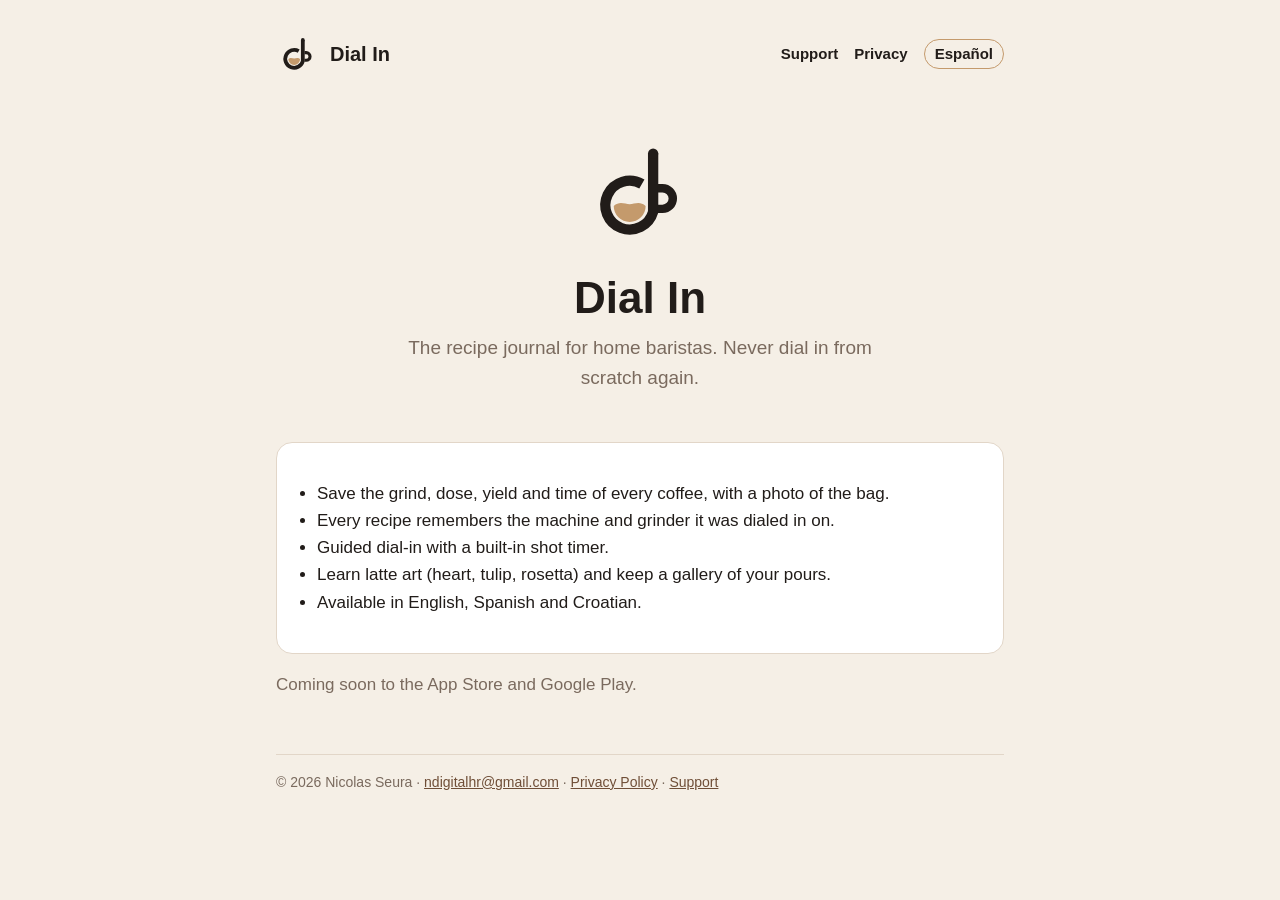
<file: index.html>
<!doctype html>
<html lang="en">
<head>
  <meta charset="utf-8">
  <meta name="viewport" content="width=device-width, initial-scale=1">
  <title>Dial In — Espresso Log</title>
  <meta name="description" content="Dial In is the recipe journal for home baristas: save the grind, dose and time of every coffee.">
  <link rel="stylesheet" href="style.css">
  <link rel="alternate" hreflang="es" href="es/">
</head>
<body>
  <div class="wrap">
    <header class="site">
      <a href="./"><svg viewBox="0 0 128 128" aria-hidden="true"><g transform="translate(3 4)"><path d="M33 75C39 69 45 73 50 73S61 69 67 75A17 17 0 0 1 33 75Z" fill="#C49A6C"/><g fill="none" stroke="currentColor" stroke-width="11" stroke-linejoin="round"><path d="M63 51.5A26 26 0 1 0 75 81.2V19"/><path d="M80 56h5a11 11 0 0 1 0 22h-5" stroke-width="9"/></g><circle cx="75" cy="19" r="5.5" fill="currentColor"/></g></svg><span class="name">Dial In</span></a>
      <nav>
        <a href="./support/">Support</a>
        <a href="./privacy/">Privacy</a>
        <a class="switch" href="es/" lang="es">Español</a>
      </nav>
    </header>
    <section class="hero">
      <svg viewBox="0 0 128 128" aria-hidden="true"><g transform="translate(3 4)"><path d="M33 75C39 69 45 73 50 73S61 69 67 75A17 17 0 0 1 33 75Z" fill="#C49A6C"/><g fill="none" stroke="currentColor" stroke-width="11" stroke-linejoin="round"><path d="M63 51.5A26 26 0 1 0 75 81.2V19"/><path d="M80 56h5a11 11 0 0 1 0 22h-5" stroke-width="9"/></g><circle cx="75" cy="19" r="5.5" fill="currentColor"/></g></svg>
      <h1>Dial In</h1>
      <p>The recipe journal for home baristas. Never dial in from scratch again.</p>
    </section>
    <div class="card">
      <ul class="features">
        <li>Save the grind, dose, yield and time of every coffee, with a photo of the bag.</li>
        <li>Every recipe remembers the machine and grinder it was dialed in on.</li>
        <li>Guided dial-in with a built-in shot timer.</li>
        <li>Learn latte art (heart, tulip, rosetta) and keep a gallery of your pours.</li>
        <li>Available in English, Spanish and Croatian.</li>
      </ul>
    </div>
    <p class="muted">Coming soon to the App Store and Google Play.</p>
    <footer>© 2026 Nicolas Seura · <a href="mailto:ndigitalhr@gmail.com">ndigitalhr@gmail.com</a> · <a href="./privacy/">Privacy Policy</a> · <a href="./support/">Support</a></footer>
  </div>
</body>
</html>
</file>
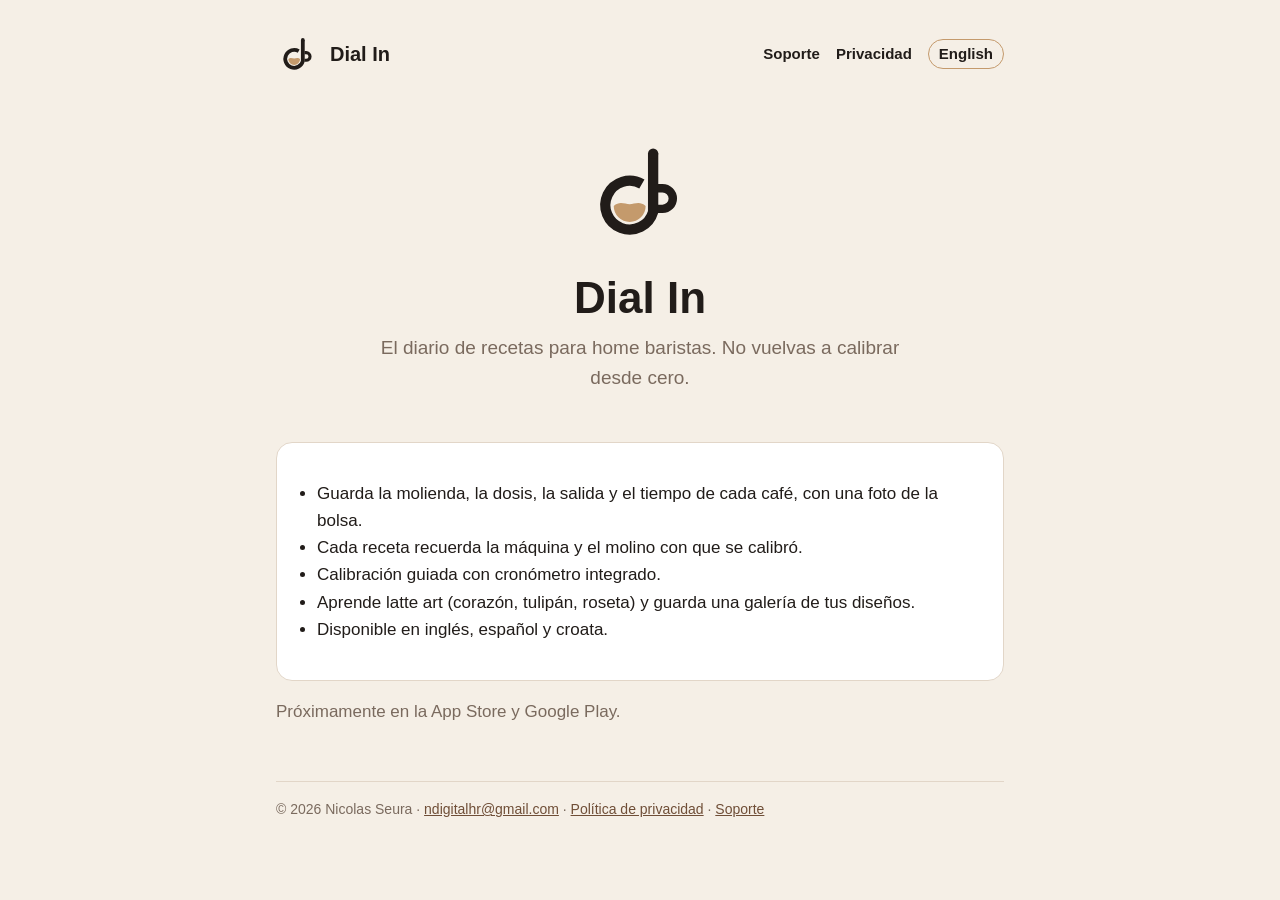
<file: es/index.html>
<!doctype html>
<html lang="es">
<head>
  <meta charset="utf-8">
  <meta name="viewport" content="width=device-width, initial-scale=1">
  <title>Dial In — Diario de espresso</title>
  <meta name="description" content="Dial In es el diario de recetas para home baristas: guarda la molienda, la dosis y el tiempo de cada café.">
  <link rel="stylesheet" href="../style.css">
  <link rel="alternate" hreflang="en" href="../">
</head>
<body>
  <div class="wrap">
    <header class="site">
      <a href="../es/"><svg viewBox="0 0 128 128" aria-hidden="true"><g transform="translate(3 4)"><path d="M33 75C39 69 45 73 50 73S61 69 67 75A17 17 0 0 1 33 75Z" fill="#C49A6C"/><g fill="none" stroke="currentColor" stroke-width="11" stroke-linejoin="round"><path d="M63 51.5A26 26 0 1 0 75 81.2V19"/><path d="M80 56h5a11 11 0 0 1 0 22h-5" stroke-width="9"/></g><circle cx="75" cy="19" r="5.5" fill="currentColor"/></g></svg><span class="name">Dial In</span></a>
      <nav>
        <a href="../es/support/">Soporte</a>
        <a href="../es/privacy/">Privacidad</a>
        <a class="switch" href="../" lang="en">English</a>
      </nav>
    </header>
    <section class="hero">
      <svg viewBox="0 0 128 128" aria-hidden="true"><g transform="translate(3 4)"><path d="M33 75C39 69 45 73 50 73S61 69 67 75A17 17 0 0 1 33 75Z" fill="#C49A6C"/><g fill="none" stroke="currentColor" stroke-width="11" stroke-linejoin="round"><path d="M63 51.5A26 26 0 1 0 75 81.2V19"/><path d="M80 56h5a11 11 0 0 1 0 22h-5" stroke-width="9"/></g><circle cx="75" cy="19" r="5.5" fill="currentColor"/></g></svg>
      <h1>Dial In</h1>
      <p>El diario de recetas para home baristas. No vuelvas a calibrar desde cero.</p>
    </section>
    <div class="card">
      <ul class="features">
        <li>Guarda la molienda, la dosis, la salida y el tiempo de cada café, con una foto de la bolsa.</li>
        <li>Cada receta recuerda la máquina y el molino con que se calibró.</li>
        <li>Calibración guiada con cronómetro integrado.</li>
        <li>Aprende latte art (corazón, tulipán, roseta) y guarda una galería de tus diseños.</li>
        <li>Disponible en inglés, español y croata.</li>
      </ul>
    </div>
    <p class="muted">Próximamente en la App Store y Google Play.</p>
    <footer>© 2026 Nicolas Seura · <a href="mailto:ndigitalhr@gmail.com">ndigitalhr@gmail.com</a> · <a href="../es/privacy/">Política de privacidad</a> · <a href="../es/support/">Soporte</a></footer>
  </div>
</body>
</html>
</file>
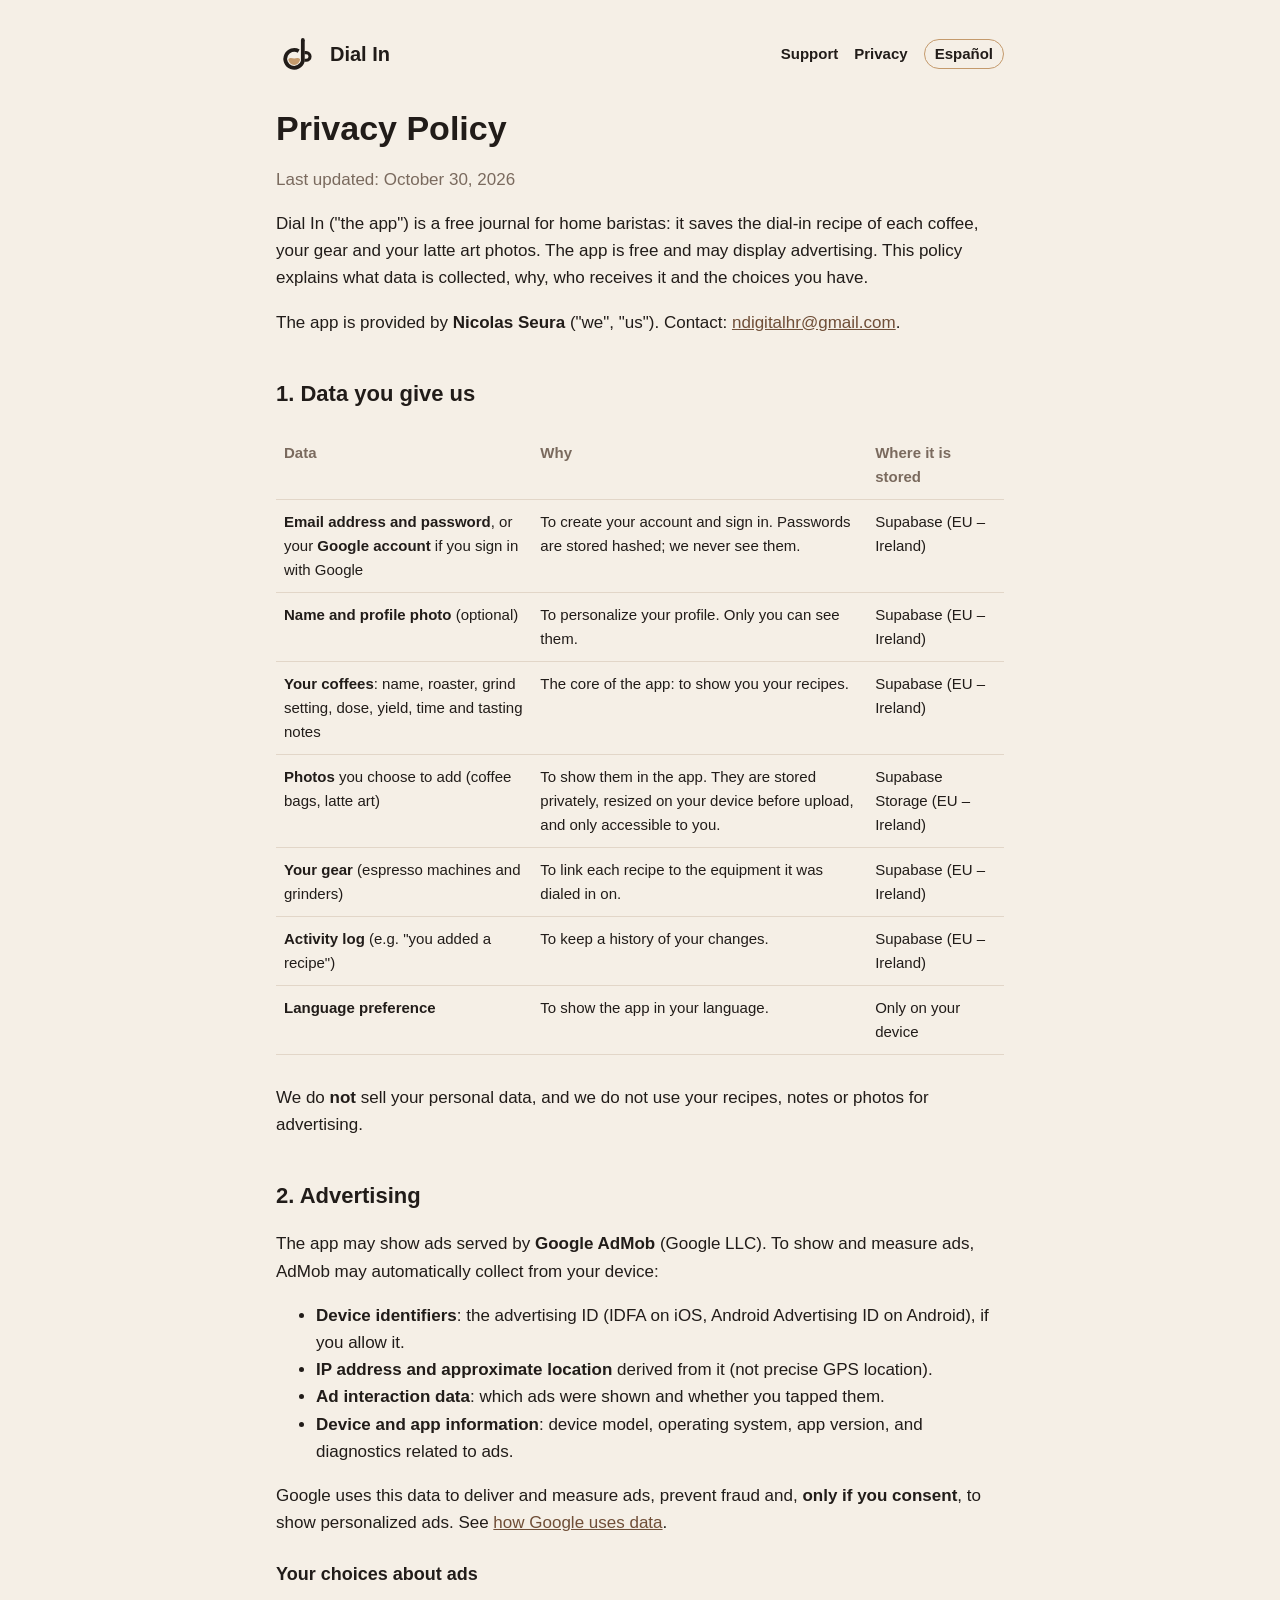
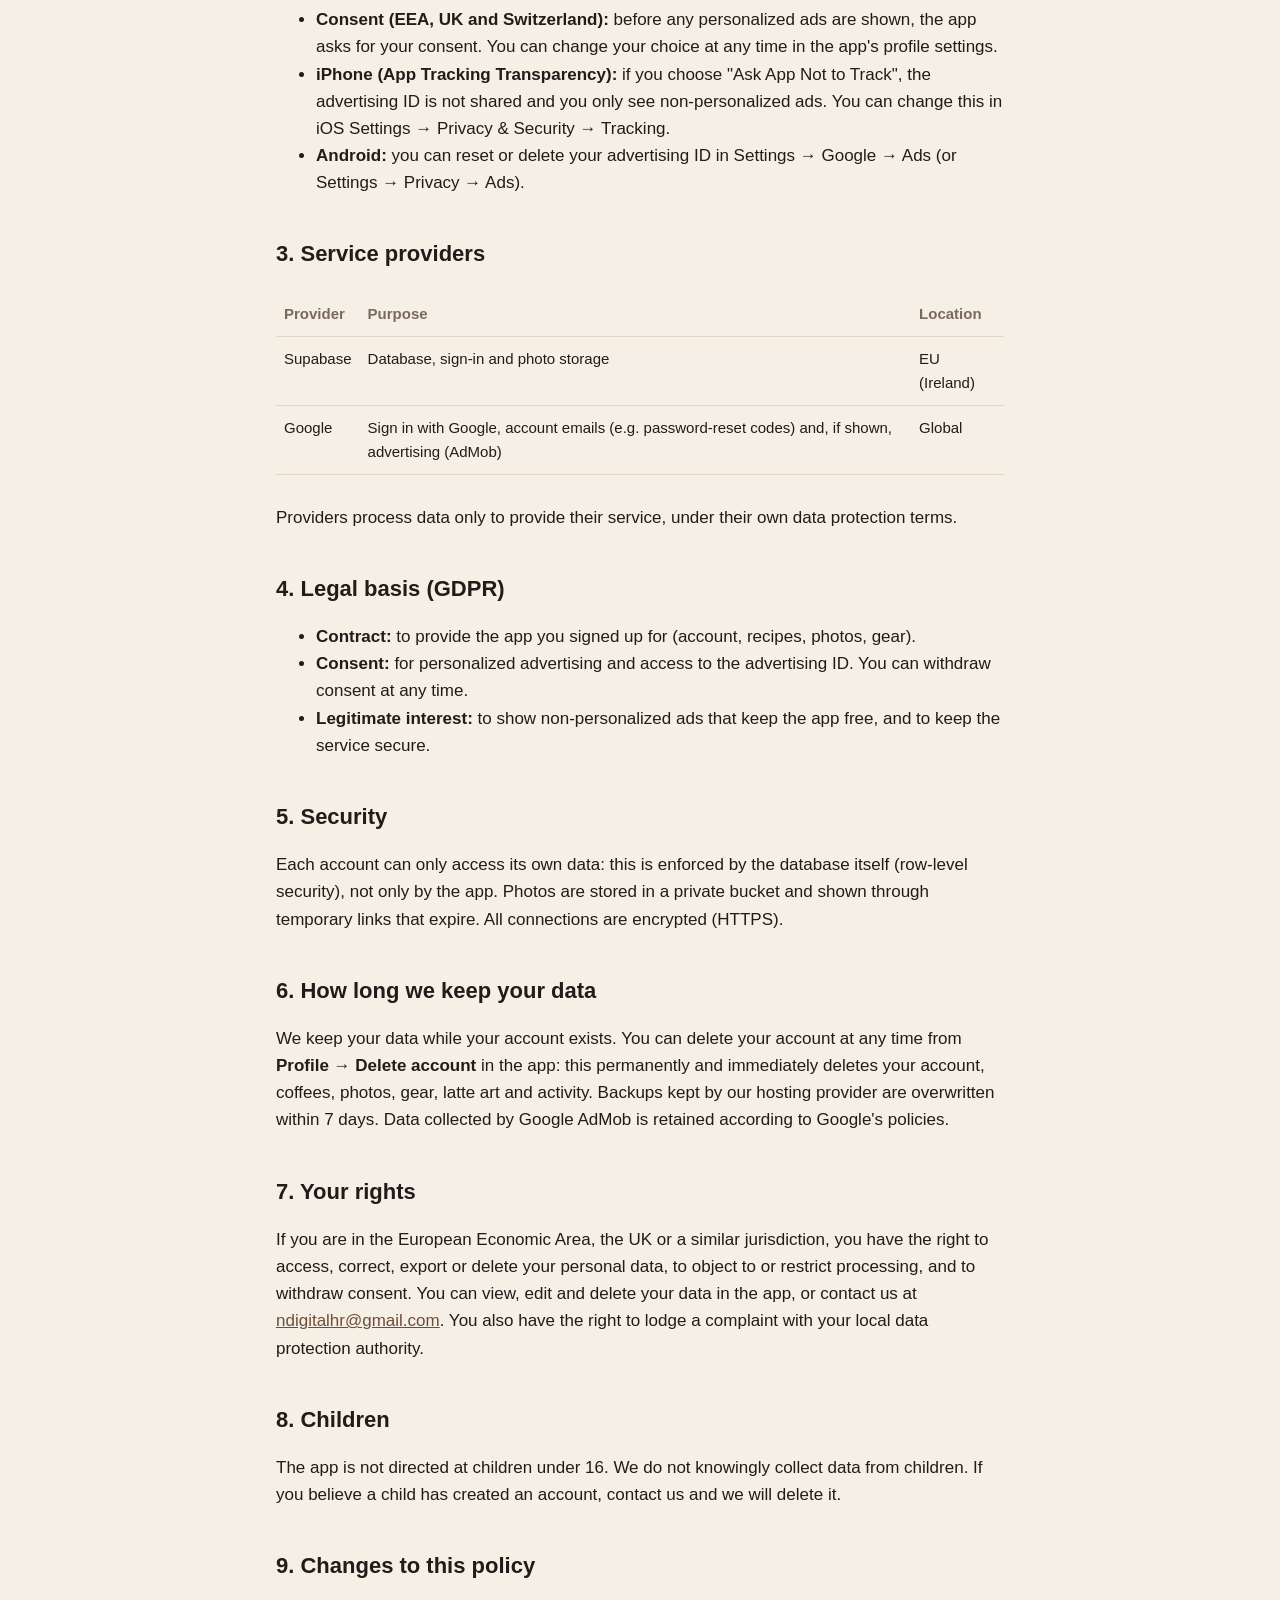
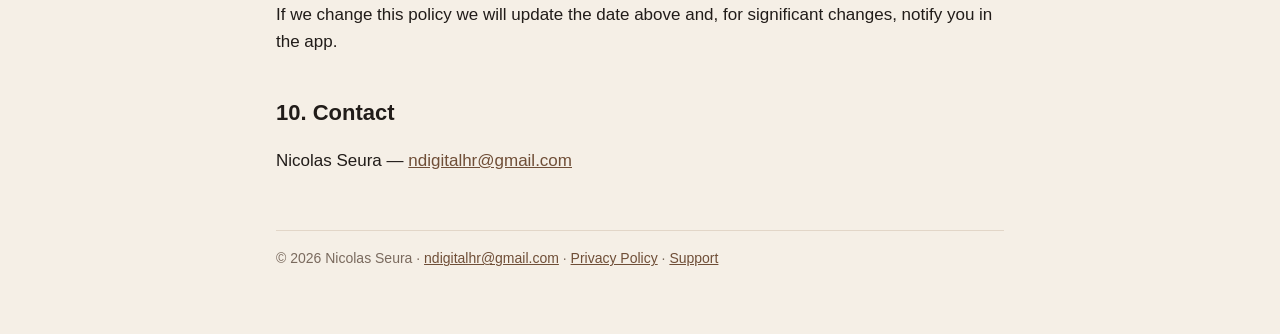
<file: privacy/index.html>
<!doctype html>
<html lang="en">
<head>
  <meta charset="utf-8">
  <meta name="viewport" content="width=device-width, initial-scale=1">
  <title>Dial In — Privacy Policy</title>
  <meta name="description" content="Privacy Policy of the Dial In app.">
  <link rel="stylesheet" href="../style.css">
  <link rel="alternate" hreflang="es" href="../es/privacy/">
</head>
<body>
  <div class="wrap">
    <header class="site">
      <a href="../"><svg viewBox="0 0 128 128" aria-hidden="true"><g transform="translate(3 4)"><path d="M33 75C39 69 45 73 50 73S61 69 67 75A17 17 0 0 1 33 75Z" fill="#C49A6C"/><g fill="none" stroke="currentColor" stroke-width="11" stroke-linejoin="round"><path d="M63 51.5A26 26 0 1 0 75 81.2V19"/><path d="M80 56h5a11 11 0 0 1 0 22h-5" stroke-width="9"/></g><circle cx="75" cy="19" r="5.5" fill="currentColor"/></g></svg><span class="name">Dial In</span></a>
      <nav>
        <a href="../support/">Support</a>
        <a href="../privacy/">Privacy</a>
        <a class="switch" href="../es/privacy/" lang="es">Español</a>
      </nav>
    </header>
    <h1>Privacy Policy</h1>
    <p class="muted">Last updated: October 30, 2026</p>
    <p>Dial In ("the app") is a free journal for home baristas: it saves the dial-in recipe of each coffee, your gear and your latte art photos. The app is free and may display advertising. This policy explains what data is collected, why, who receives it and the choices you have.</p>
    <p>The app is provided by <strong>Nicolas Seura</strong> ("we", "us"). Contact: <a href="mailto:ndigitalhr@gmail.com">ndigitalhr@gmail.com</a>.</p>

    <h2>1. Data you give us</h2>
    <div class="table-scroll"><table><tr><th>Data</th><th>Why</th><th>Where it is stored</th></tr><tr><td><strong>Email address and password</strong>, or your <strong>Google account</strong> if you sign in with Google</td><td>To create your account and sign in. Passwords are stored hashed; we never see them.</td><td>Supabase (EU – Ireland)</td></tr><tr><td><strong>Name and profile photo</strong> (optional)</td><td>To personalize your profile. Only you can see them.</td><td>Supabase (EU – Ireland)</td></tr><tr><td><strong>Your coffees</strong>: name, roaster, grind setting, dose, yield, time and tasting notes</td><td>The core of the app: to show you your recipes.</td><td>Supabase (EU – Ireland)</td></tr><tr><td><strong>Photos</strong> you choose to add (coffee bags, latte art)</td><td>To show them in the app. They are stored privately, resized on your device before upload, and only accessible to you.</td><td>Supabase Storage (EU – Ireland)</td></tr><tr><td><strong>Your gear</strong> (espresso machines and grinders)</td><td>To link each recipe to the equipment it was dialed in on.</td><td>Supabase (EU – Ireland)</td></tr><tr><td><strong>Activity log</strong> (e.g. "you added a recipe")</td><td>To keep a history of your changes.</td><td>Supabase (EU – Ireland)</td></tr><tr><td><strong>Language preference</strong></td><td>To show the app in your language.</td><td>Only on your device</td></tr></table></div>
    <p>We do <strong>not</strong> sell your personal data, and we do not use your recipes, notes or photos for advertising.</p>

    <h2>2. Advertising</h2>
    <p>The app may show ads served by <strong>Google AdMob</strong> (Google LLC). To show and measure ads, AdMob may automatically collect from your device:</p>
    <ul>
      <li><strong>Device identifiers</strong>: the advertising ID (IDFA on iOS, Android Advertising ID on Android), if you allow it.</li>
      <li><strong>IP address and approximate location</strong> derived from it (not precise GPS location).</li>
      <li><strong>Ad interaction data</strong>: which ads were shown and whether you tapped them.</li>
      <li><strong>Device and app information</strong>: device model, operating system, app version, and diagnostics related to ads.</li>
    </ul>
    <p>Google uses this data to deliver and measure ads, prevent fraud and, <strong>only if you consent</strong>, to show personalized ads. See <a href="https://policies.google.com/technologies/partner-sites">how Google uses data</a>.</p>
    <h3>Your choices about ads</h3>
    <ul>
      <li><strong>Consent (EEA, UK and Switzerland):</strong> before any personalized ads are shown, the app asks for your consent. You can change your choice at any time in the app's profile settings.</li>
      <li><strong>iPhone (App Tracking Transparency):</strong> if you choose "Ask App Not to Track", the advertising ID is not shared and you only see non-personalized ads. You can change this in iOS Settings → Privacy &amp; Security → Tracking.</li>
      <li><strong>Android:</strong> you can reset or delete your advertising ID in Settings → Google → Ads (or Settings → Privacy → Ads).</li>
    </ul>

    <h2>3. Service providers</h2>
    <div class="table-scroll"><table><tr><th>Provider</th><th>Purpose</th><th>Location</th></tr><tr><td>Supabase</td><td>Database, sign-in and photo storage</td><td>EU (Ireland)</td></tr><tr><td>Google</td><td>Sign in with Google, account emails (e.g. password-reset codes) and, if shown, advertising (AdMob)</td><td>Global</td></tr></table></div>
    <p>Providers process data only to provide their service, under their own data protection terms.</p>

    <h2>4. Legal basis (GDPR)</h2>
    <ul>
      <li><strong>Contract:</strong> to provide the app you signed up for (account, recipes, photos, gear).</li>
      <li><strong>Consent:</strong> for personalized advertising and access to the advertising ID. You can withdraw consent at any time.</li>
      <li><strong>Legitimate interest:</strong> to show non-personalized ads that keep the app free, and to keep the service secure.</li>
    </ul>

    <h2>5. Security</h2>
    <p>Each account can only access its own data: this is enforced by the database itself (row-level security), not only by the app. Photos are stored in a private bucket and shown through temporary links that expire. All connections are encrypted (HTTPS).</p>

    <h2>6. How long we keep your data</h2>
    <p>We keep your data while your account exists. You can delete your account at any time from <strong>Profile → Delete account</strong> in the app: this permanently and immediately deletes your account, coffees, photos, gear, latte art and activity. Backups kept by our hosting provider are overwritten within 7 days. Data collected by Google AdMob is retained according to Google's policies.</p>

    <h2>7. Your rights</h2>
    <p>If you are in the European Economic Area, the UK or a similar jurisdiction, you have the right to access, correct, export or delete your personal data, to object to or restrict processing, and to withdraw consent. You can view, edit and delete your data in the app, or contact us at <a href="mailto:ndigitalhr@gmail.com">ndigitalhr@gmail.com</a>. You also have the right to lodge a complaint with your local data protection authority.</p>

    <h2>8. Children</h2>
    <p>The app is not directed at children under 16. We do not knowingly collect data from children. If you believe a child has created an account, contact us and we will delete it.</p>

    <h2>9. Changes to this policy</h2>
    <p>If we change this policy we will update the date above and, for significant changes, notify you in the app.</p>

    <h2>10. Contact</h2>
    <p>Nicolas Seura — <a href="mailto:ndigitalhr@gmail.com">ndigitalhr@gmail.com</a></p>
    <footer>© 2026 Nicolas Seura · <a href="mailto:ndigitalhr@gmail.com">ndigitalhr@gmail.com</a> · <a href="../privacy/">Privacy Policy</a> · <a href="../support/">Support</a></footer>
  </div>
</body>
</html>
</file>
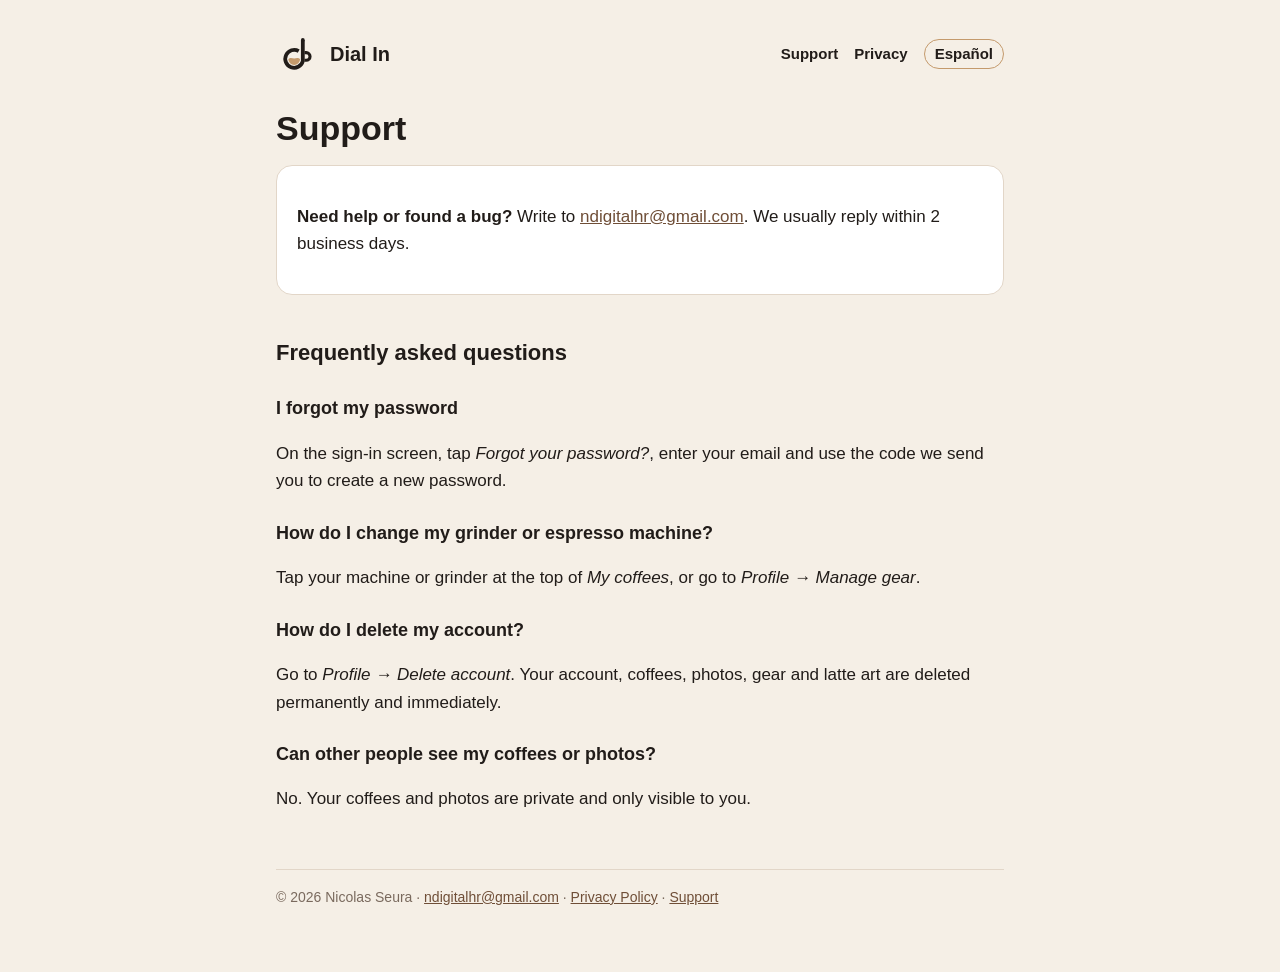
<file: support/index.html>
<!doctype html>
<html lang="en">
<head>
  <meta charset="utf-8">
  <meta name="viewport" content="width=device-width, initial-scale=1">
  <title>Dial In — Support</title>
  <meta name="description" content="Help and contact for the Dial In app.">
  <link rel="stylesheet" href="../style.css">
  <link rel="alternate" hreflang="es" href="../es/support/">
</head>
<body>
  <div class="wrap">
    <header class="site">
      <a href="../"><svg viewBox="0 0 128 128" aria-hidden="true"><g transform="translate(3 4)"><path d="M33 75C39 69 45 73 50 73S61 69 67 75A17 17 0 0 1 33 75Z" fill="#C49A6C"/><g fill="none" stroke="currentColor" stroke-width="11" stroke-linejoin="round"><path d="M63 51.5A26 26 0 1 0 75 81.2V19"/><path d="M80 56h5a11 11 0 0 1 0 22h-5" stroke-width="9"/></g><circle cx="75" cy="19" r="5.5" fill="currentColor"/></g></svg><span class="name">Dial In</span></a>
      <nav>
        <a href="../support/">Support</a>
        <a href="../privacy/">Privacy</a>
        <a class="switch" href="../es/support/" lang="es">Español</a>
      </nav>
    </header>
    <h1>Support</h1>
    <div class="card">
      <p><strong>Need help or found a bug?</strong> Write to <a href="mailto:ndigitalhr@gmail.com">ndigitalhr@gmail.com</a>. We usually reply within 2 business days.</p>
    </div>
    <h2>Frequently asked questions</h2>
    <h3>I forgot my password</h3>
    <p>On the sign-in screen, tap <em>Forgot your password?</em>, enter your email and use the code we send you to create a new password.</p>
    <h3>How do I change my grinder or espresso machine?</h3>
    <p>Tap your machine or grinder at the top of <em>My coffees</em>, or go to <em>Profile → Manage gear</em>.</p>
    <h3>How do I delete my account?</h3>
    <p>Go to <em>Profile → Delete account</em>. Your account, coffees, photos, gear and latte art are deleted permanently and immediately.</p>
    <h3>Can other people see my coffees or photos?</h3>
    <p>No. Your coffees and photos are private and only visible to you.</p>
    <footer>© 2026 Nicolas Seura · <a href="mailto:ndigitalhr@gmail.com">ndigitalhr@gmail.com</a> · <a href="../privacy/">Privacy Policy</a> · <a href="../support/">Support</a></footer>
  </div>
</body>
</html>
</file>
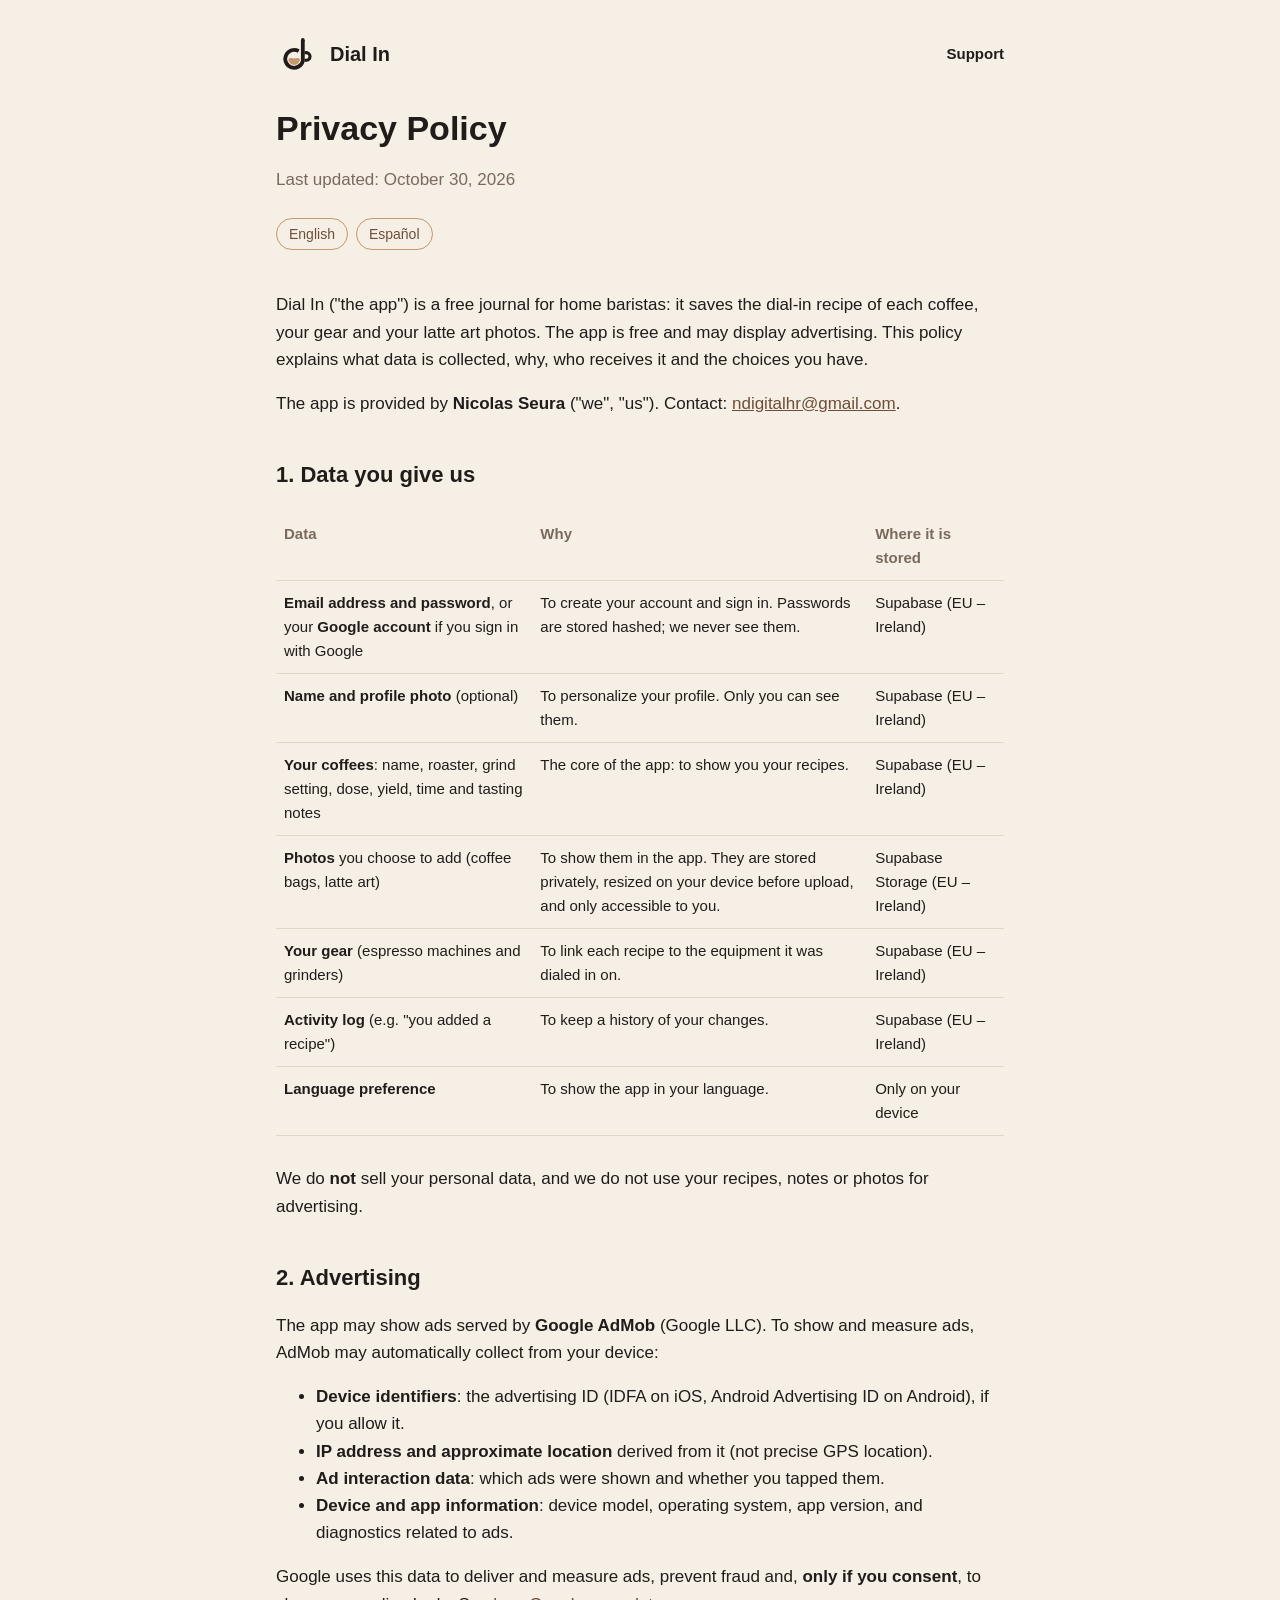
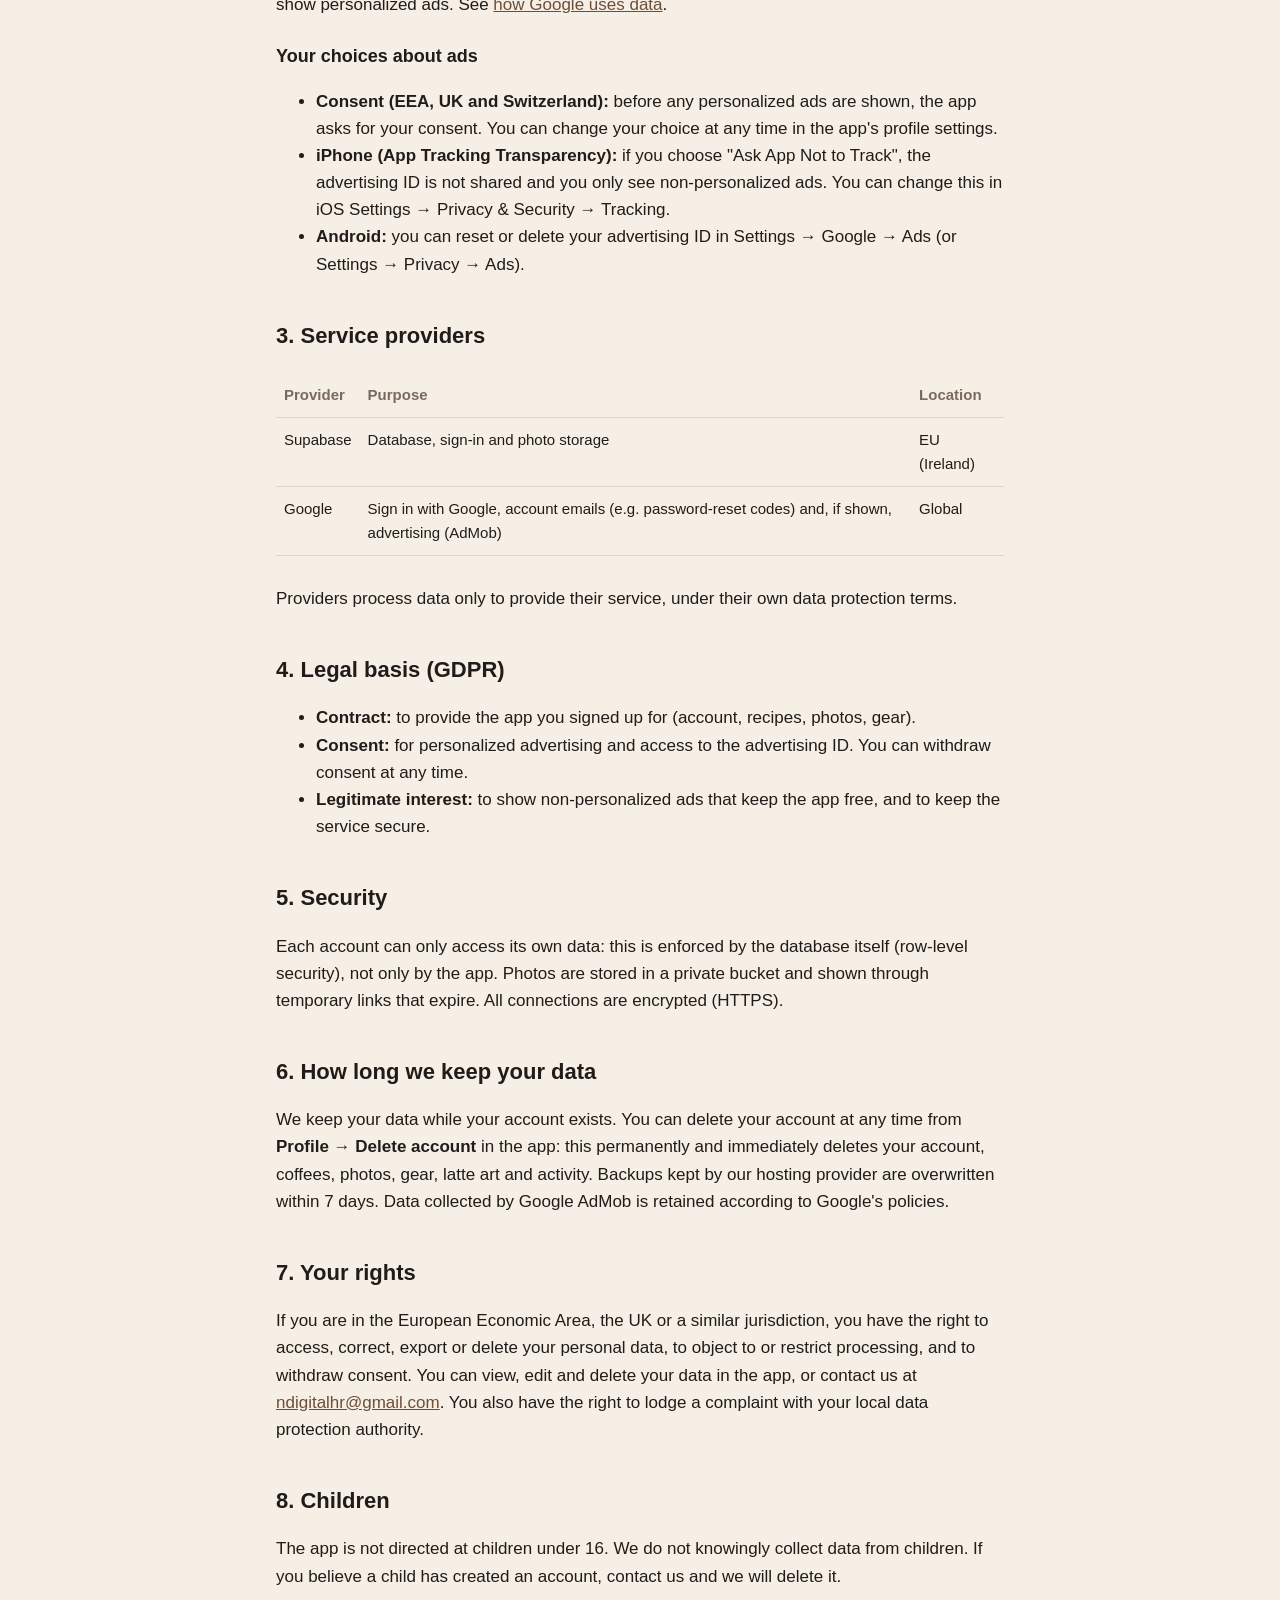
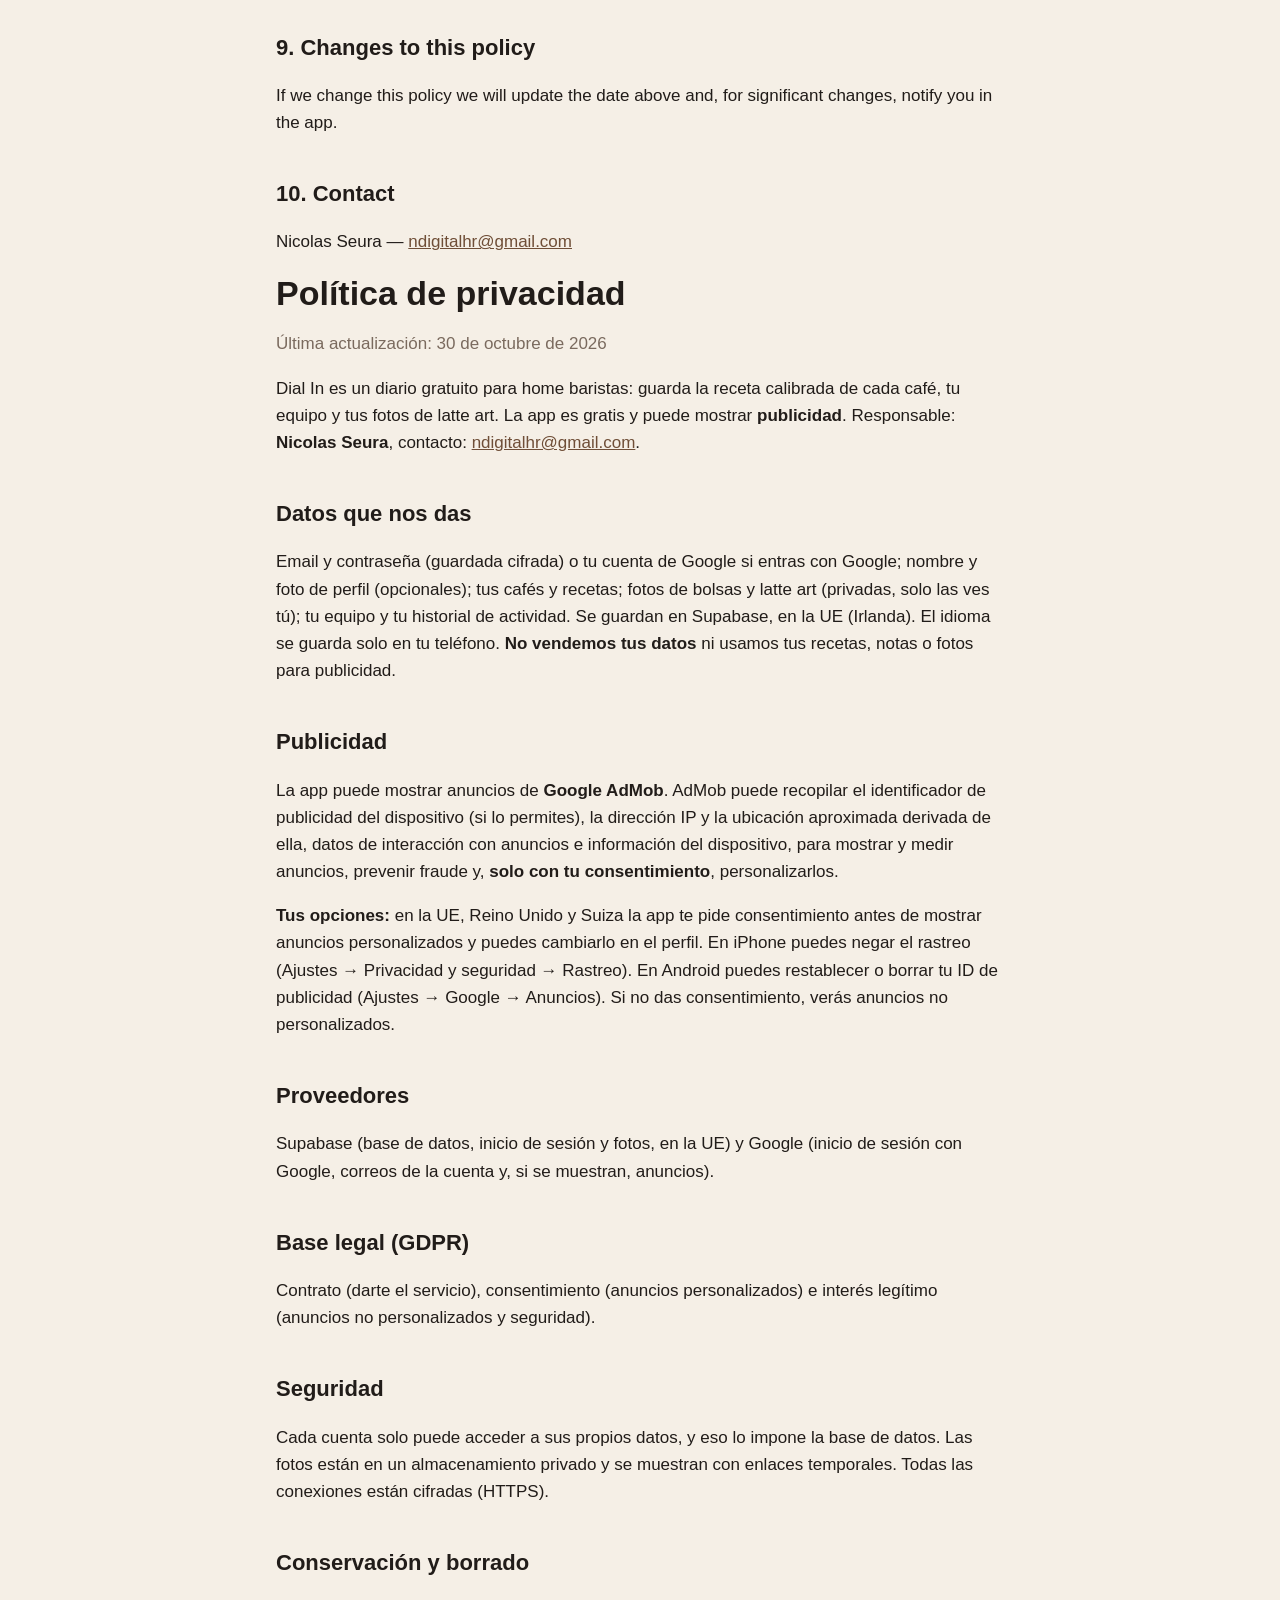
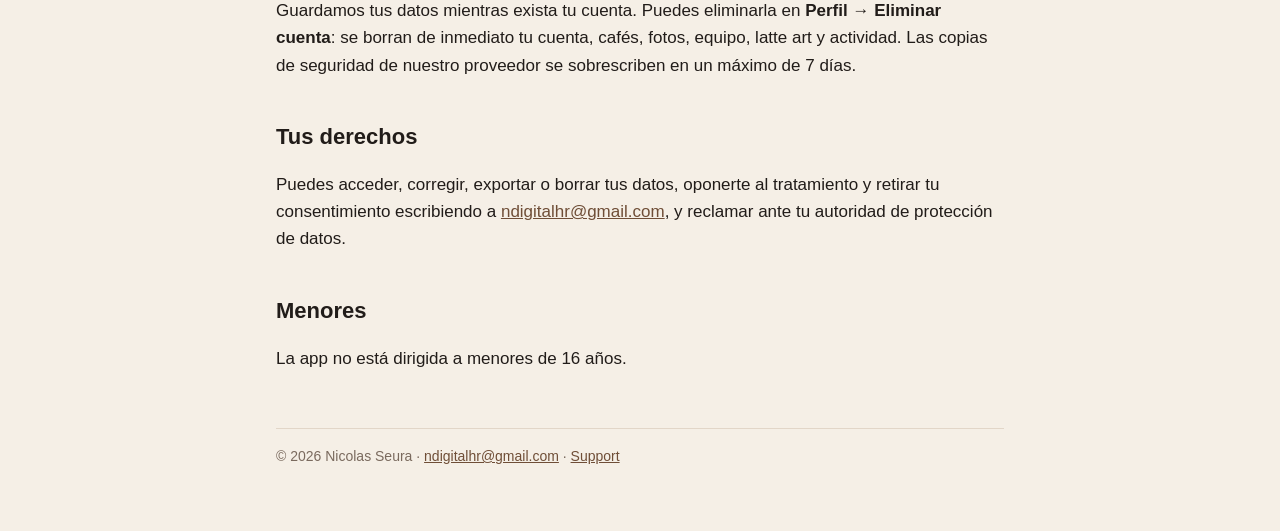
<file: dial-in/privacy/index.html>
<!doctype html>
<html lang="en">
<head>
  <meta charset="utf-8">
  <meta name="viewport" content="width=device-width, initial-scale=1">
  <title>Dial In — Privacy Policy</title>
  <meta name="description" content="Privacy Policy of the Dial In app.">
  <link rel="stylesheet" href="../style.css">
</head>
<body>
  <div class="wrap">
    <header class="site">
      <a href="../">
        <svg viewBox="0 0 128 128" aria-hidden="true"><g transform="translate(3 4)"><path d="M33 75C39 69 45 73 50 73S61 69 67 75A17 17 0 0 1 33 75Z" fill="#C49A6C"/><g fill="none" stroke="currentColor" stroke-width="11" stroke-linejoin="round"><path d="M63 51.5A26 26 0 1 0 75 81.2V19"/><path d="M80 56h5a11 11 0 0 1 0 22h-5" stroke-width="9"/></g><circle cx="75" cy="19" r="5.5" fill="currentColor"/></g></svg>
        <span class="name">Dial In</span>
      </a>
      <nav><a href="../support/">Support</a></nav>
    </header>

    <section id="en">
      <h1>Privacy Policy</h1>
      <p class="muted">Last updated: October 30, 2026</p>
      <div class="lang"><a href="#en">English</a><a href="#es">Español</a></div>

      <p>Dial In ("the app") is a free journal for home baristas: it saves the dial-in recipe of each coffee, your gear and your latte art photos. The app is free and may display advertising. This policy explains what data is collected, why, who receives it and the choices you have.</p>
      <p>The app is provided by <strong>Nicolas Seura</strong> ("we", "us"). Contact: <a href="mailto:ndigitalhr@gmail.com">ndigitalhr@gmail.com</a>.</p>

      <h2>1. Data you give us</h2>
      <div class="table-scroll">
        <table>
          <tr><th>Data</th><th>Why</th><th>Where it is stored</th></tr>
          <tr><td><strong>Email address and password</strong>, or your <strong>Google account</strong> if you sign in with Google</td><td>To create your account and sign in. Passwords are stored hashed; we never see them.</td><td>Supabase (EU – Ireland)</td></tr>
          <tr><td><strong>Name and profile photo</strong> (optional)</td><td>To personalize your profile. Only you can see them.</td><td>Supabase (EU – Ireland)</td></tr>
          <tr><td><strong>Your coffees</strong>: name, roaster, grind setting, dose, yield, time and tasting notes</td><td>The core of the app: to show you your recipes.</td><td>Supabase (EU – Ireland)</td></tr>
          <tr><td><strong>Photos</strong> you choose to add (coffee bags, latte art)</td><td>To show them in the app. They are stored privately, resized on your device before upload, and only accessible to you.</td><td>Supabase Storage (EU – Ireland)</td></tr>
          <tr><td><strong>Your gear</strong> (espresso machines and grinders)</td><td>To link each recipe to the equipment it was dialed in on.</td><td>Supabase (EU – Ireland)</td></tr>
          <tr><td><strong>Activity log</strong> (e.g. "you added a recipe")</td><td>To keep a history of your changes.</td><td>Supabase (EU – Ireland)</td></tr>
          <tr><td><strong>Language preference</strong></td><td>To show the app in your language.</td><td>Only on your device</td></tr>
        </table>
      </div>
      <p>We do <strong>not</strong> sell your personal data, and we do not use your recipes, notes or photos for advertising.</p>

      <h2>2. Advertising</h2>
      <p>The app may show ads served by <strong>Google AdMob</strong> (Google LLC). To show and measure ads, AdMob may automatically collect from your device:</p>
      <ul>
        <li><strong>Device identifiers</strong>: the advertising ID (IDFA on iOS, Android Advertising ID on Android), if you allow it.</li>
        <li><strong>IP address and approximate location</strong> derived from it (not precise GPS location).</li>
        <li><strong>Ad interaction data</strong>: which ads were shown and whether you tapped them.</li>
        <li><strong>Device and app information</strong>: device model, operating system, app version, and diagnostics related to ads.</li>
      </ul>
      <p>Google uses this data to deliver and measure ads, prevent fraud and, <strong>only if you consent</strong>, to show personalized ads. See <a href="https://policies.google.com/technologies/partner-sites">how Google uses data</a>.</p>
      <h3>Your choices about ads</h3>
      <ul>
        <li><strong>Consent (EEA, UK and Switzerland):</strong> before any personalized ads are shown, the app asks for your consent. You can change your choice at any time in the app's profile settings.</li>
        <li><strong>iPhone (App Tracking Transparency):</strong> if you choose "Ask App Not to Track", the advertising ID is not shared and you only see non-personalized ads. You can change this in iOS Settings → Privacy &amp; Security → Tracking.</li>
        <li><strong>Android:</strong> you can reset or delete your advertising ID in Settings → Google → Ads (or Settings → Privacy → Ads).</li>
      </ul>

      <h2>3. Service providers</h2>
      <div class="table-scroll">
        <table>
          <tr><th>Provider</th><th>Purpose</th><th>Location</th></tr>
          <tr><td>Supabase</td><td>Database, sign-in and photo storage</td><td>EU (Ireland)</td></tr>
          <tr><td>Google</td><td>Sign in with Google, account emails (e.g. password-reset codes) and, if shown, advertising (AdMob)</td><td>Global</td></tr>
        </table>
      </div>
      <p>Providers process data only to provide their service, under their own data protection terms.</p>

      <h2>4. Legal basis (GDPR)</h2>
      <ul>
        <li><strong>Contract:</strong> to provide the app you signed up for (account, recipes, photos, gear).</li>
        <li><strong>Consent:</strong> for personalized advertising and access to the advertising ID. You can withdraw consent at any time.</li>
        <li><strong>Legitimate interest:</strong> to show non-personalized ads that keep the app free, and to keep the service secure.</li>
      </ul>

      <h2>5. Security</h2>
      <p>Each account can only access its own data: this is enforced by the database itself (row-level security), not only by the app. Photos are stored in a private bucket and shown through temporary links that expire. All connections are encrypted (HTTPS).</p>

      <h2>6. How long we keep your data</h2>
      <p>We keep your data while your account exists. You can delete your account at any time from <strong>Profile → Delete account</strong> in the app: this permanently and immediately deletes your account, coffees, photos, gear, latte art and activity. Backups kept by our hosting provider are overwritten within 7 days. Data collected by Google AdMob is retained according to Google's policies.</p>

      <h2>7. Your rights</h2>
      <p>If you are in the European Economic Area, the UK or a similar jurisdiction, you have the right to access, correct, export or delete your personal data, to object to or restrict processing, and to withdraw consent. You can view, edit and delete your data in the app, or contact us at <a href="mailto:ndigitalhr@gmail.com">ndigitalhr@gmail.com</a>. You also have the right to lodge a complaint with your local data protection authority.</p>

      <h2>8. Children</h2>
      <p>The app is not directed at children under 16. We do not knowingly collect data from children. If you believe a child has created an account, contact us and we will delete it.</p>

      <h2>9. Changes to this policy</h2>
      <p>If we change this policy we will update the date above and, for significant changes, notify you in the app.</p>

      <h2>10. Contact</h2>
      <p>Nicolas Seura — <a href="mailto:ndigitalhr@gmail.com">ndigitalhr@gmail.com</a></p>
    </section>

    <section id="es">
      <h1>Política de privacidad</h1>
      <p class="muted">Última actualización: 30 de octubre de 2026</p>

      <p>Dial In es un diario gratuito para home baristas: guarda la receta calibrada de cada café, tu equipo y tus fotos de latte art. La app es gratis y puede mostrar <strong>publicidad</strong>. Responsable: <strong>Nicolas Seura</strong>, contacto: <a href="mailto:ndigitalhr@gmail.com">ndigitalhr@gmail.com</a>.</p>

      <h2>Datos que nos das</h2>
      <p>Email y contraseña (guardada cifrada) o tu cuenta de Google si entras con Google; nombre y foto de perfil (opcionales); tus cafés y recetas; fotos de bolsas y latte art (privadas, solo las ves tú); tu equipo y tu historial de actividad. Se guardan en Supabase, en la UE (Irlanda). El idioma se guarda solo en tu teléfono. <strong>No vendemos tus datos</strong> ni usamos tus recetas, notas o fotos para publicidad.</p>

      <h2>Publicidad</h2>
      <p>La app puede mostrar anuncios de <strong>Google AdMob</strong>. AdMob puede recopilar el identificador de publicidad del dispositivo (si lo permites), la dirección IP y la ubicación aproximada derivada de ella, datos de interacción con anuncios e información del dispositivo, para mostrar y medir anuncios, prevenir fraude y, <strong>solo con tu consentimiento</strong>, personalizarlos.</p>
      <p><strong>Tus opciones:</strong> en la UE, Reino Unido y Suiza la app te pide consentimiento antes de mostrar anuncios personalizados y puedes cambiarlo en el perfil. En iPhone puedes negar el rastreo (Ajustes → Privacidad y seguridad → Rastreo). En Android puedes restablecer o borrar tu ID de publicidad (Ajustes → Google → Anuncios). Si no das consentimiento, verás anuncios no personalizados.</p>

      <h2>Proveedores</h2>
      <p>Supabase (base de datos, inicio de sesión y fotos, en la UE) y Google (inicio de sesión con Google, correos de la cuenta y, si se muestran, anuncios).</p>

      <h2>Base legal (GDPR)</h2>
      <p>Contrato (darte el servicio), consentimiento (anuncios personalizados) e interés legítimo (anuncios no personalizados y seguridad).</p>

      <h2>Seguridad</h2>
      <p>Cada cuenta solo puede acceder a sus propios datos, y eso lo impone la base de datos. Las fotos están en un almacenamiento privado y se muestran con enlaces temporales. Todas las conexiones están cifradas (HTTPS).</p>

      <h2>Conservación y borrado</h2>
      <p>Guardamos tus datos mientras exista tu cuenta. Puedes eliminarla en <strong>Perfil → Eliminar cuenta</strong>: se borran de inmediato tu cuenta, cafés, fotos, equipo, latte art y actividad. Las copias de seguridad de nuestro proveedor se sobrescriben en un máximo de 7 días.</p>

      <h2>Tus derechos</h2>
      <p>Puedes acceder, corregir, exportar o borrar tus datos, oponerte al tratamiento y retirar tu consentimiento escribiendo a <a href="mailto:ndigitalhr@gmail.com">ndigitalhr@gmail.com</a>, y reclamar ante tu autoridad de protección de datos.</p>

      <h2>Menores</h2>
      <p>La app no está dirigida a menores de 16 años.</p>
    </section>

    <footer>© 2026 Nicolas Seura · <a href="mailto:ndigitalhr@gmail.com">ndigitalhr@gmail.com</a> · <a href="../support/">Support</a></footer>
  </div>
</body>
</html>
</file>
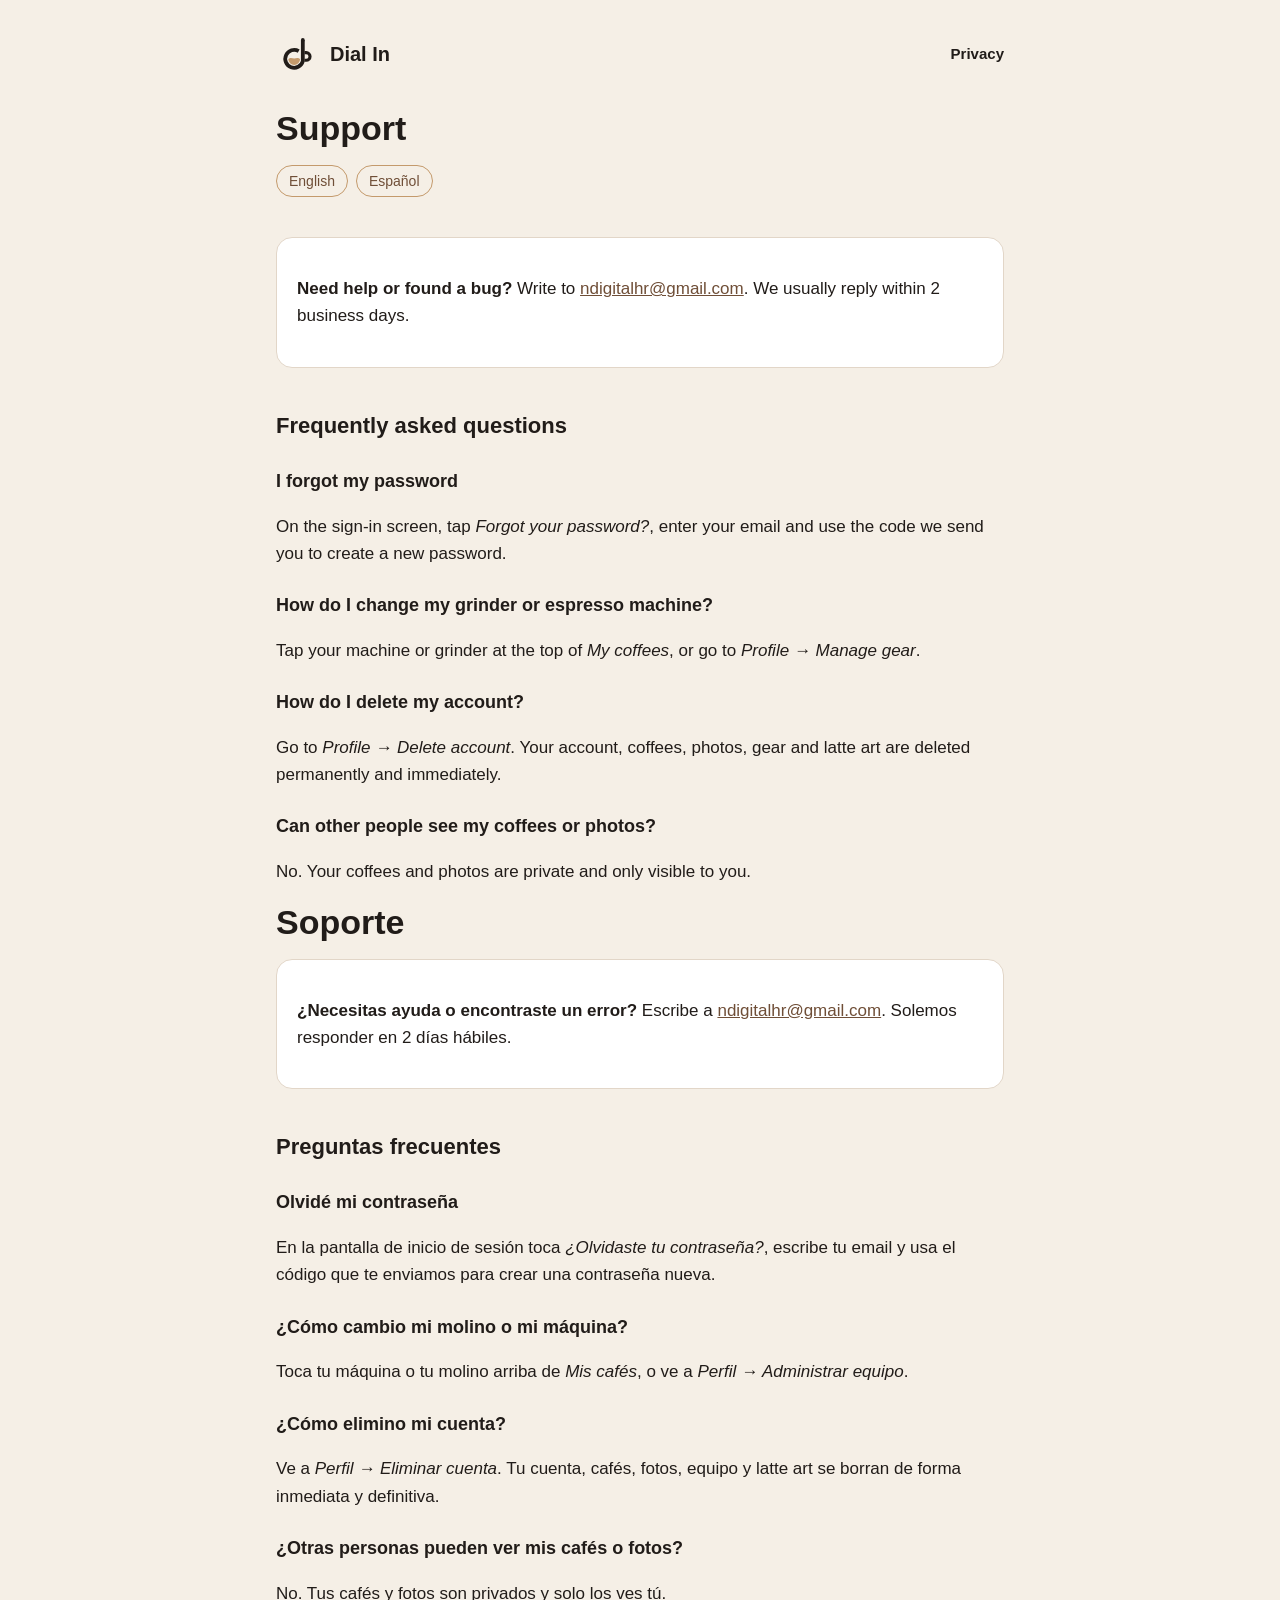
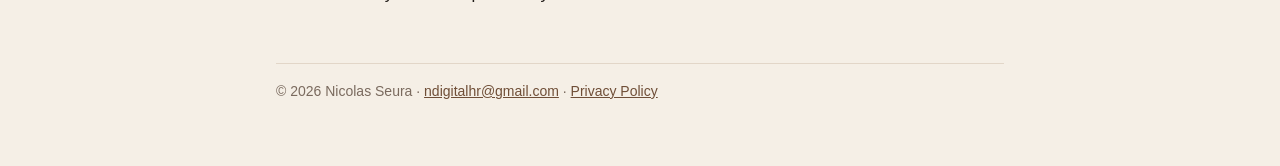
<file: dial-in/support/index.html>
<!doctype html>
<html lang="en">
<head>
  <meta charset="utf-8">
  <meta name="viewport" content="width=device-width, initial-scale=1">
  <title>Dial In — Support</title>
  <meta name="description" content="Help and contact for the Dial In app.">
  <link rel="stylesheet" href="../style.css">
</head>
<body>
  <div class="wrap">
    <header class="site">
      <a href="../">
        <svg viewBox="0 0 128 128" aria-hidden="true"><g transform="translate(3 4)"><path d="M33 75C39 69 45 73 50 73S61 69 67 75A17 17 0 0 1 33 75Z" fill="#C49A6C"/><g fill="none" stroke="currentColor" stroke-width="11" stroke-linejoin="round"><path d="M63 51.5A26 26 0 1 0 75 81.2V19"/><path d="M80 56h5a11 11 0 0 1 0 22h-5" stroke-width="9"/></g><circle cx="75" cy="19" r="5.5" fill="currentColor"/></g></svg>
        <span class="name">Dial In</span>
      </a>
      <nav><a href="../privacy/">Privacy</a></nav>
    </header>

    <h1>Support</h1>
    <div class="lang"><a href="#en">English</a><a href="#es">Español</a></div>

    <section id="en">
      <div class="card">
        <p><strong>Need help or found a bug?</strong> Write to <a href="mailto:ndigitalhr@gmail.com">ndigitalhr@gmail.com</a>. We usually reply within 2 business days.</p>
      </div>

      <h2>Frequently asked questions</h2>
      <h3>I forgot my password</h3>
      <p>On the sign-in screen, tap <em>Forgot your password?</em>, enter your email and use the code we send you to create a new password.</p>
      <h3>How do I change my grinder or espresso machine?</h3>
      <p>Tap your machine or grinder at the top of <em>My coffees</em>, or go to <em>Profile → Manage gear</em>.</p>
      <h3>How do I delete my account?</h3>
      <p>Go to <em>Profile → Delete account</em>. Your account, coffees, photos, gear and latte art are deleted permanently and immediately.</p>
      <h3>Can other people see my coffees or photos?</h3>
      <p>No. Your coffees and photos are private and only visible to you.</p>
    </section>

    <section id="es">
      <h1>Soporte</h1>
      <div class="card">
        <p><strong>¿Necesitas ayuda o encontraste un error?</strong> Escribe a <a href="mailto:ndigitalhr@gmail.com">ndigitalhr@gmail.com</a>. Solemos responder en 2 días hábiles.</p>
      </div>

      <h2>Preguntas frecuentes</h2>
      <h3>Olvidé mi contraseña</h3>
      <p>En la pantalla de inicio de sesión toca <em>¿Olvidaste tu contraseña?</em>, escribe tu email y usa el código que te enviamos para crear una contraseña nueva.</p>
      <h3>¿Cómo cambio mi molino o mi máquina?</h3>
      <p>Toca tu máquina o tu molino arriba de <em>Mis cafés</em>, o ve a <em>Perfil → Administrar equipo</em>.</p>
      <h3>¿Cómo elimino mi cuenta?</h3>
      <p>Ve a <em>Perfil → Eliminar cuenta</em>. Tu cuenta, cafés, fotos, equipo y latte art se borran de forma inmediata y definitiva.</p>
      <h3>¿Otras personas pueden ver mis cafés o fotos?</h3>
      <p>No. Tus cafés y fotos son privados y solo los ves tú.</p>
    </section>

    <footer>© 2026 Nicolas Seura · <a href="mailto:ndigitalhr@gmail.com">ndigitalhr@gmail.com</a> · <a href="../privacy/">Privacy Policy</a></footer>
  </div>
</body>
</html>
</file>
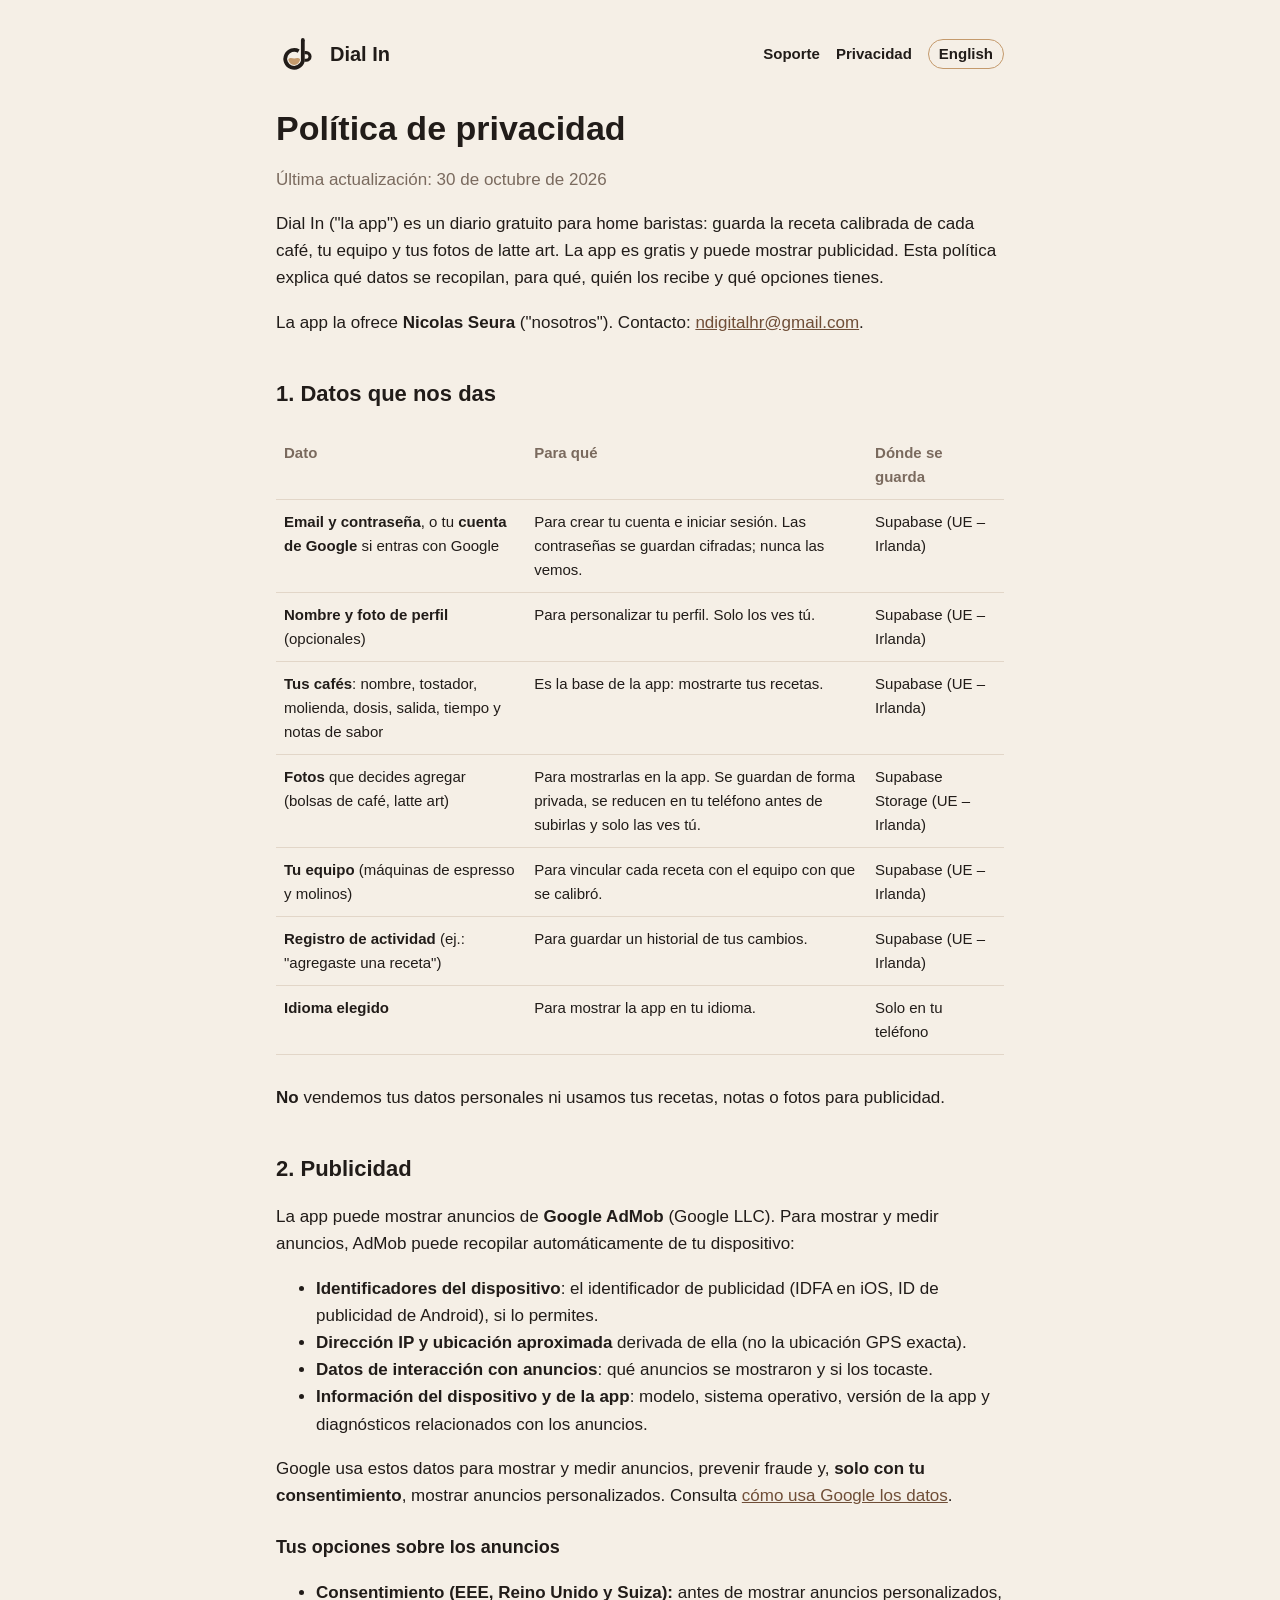
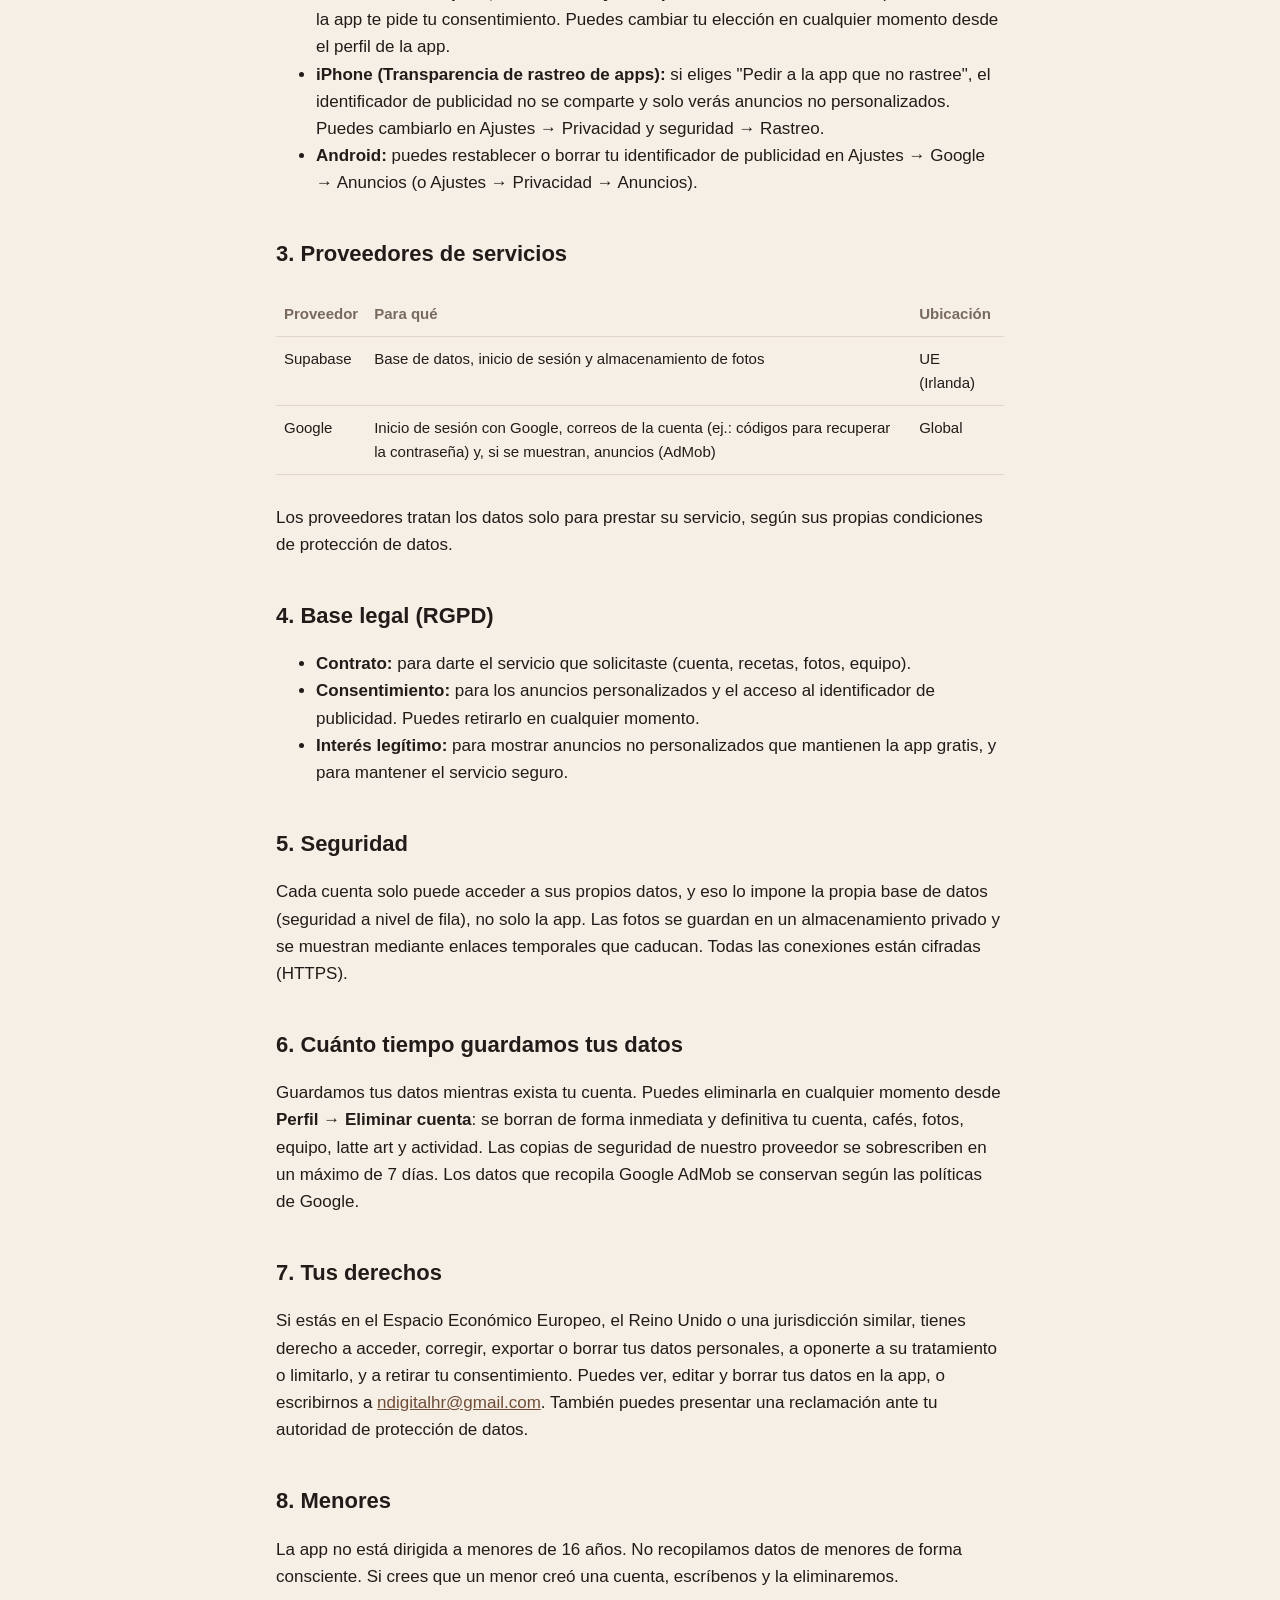
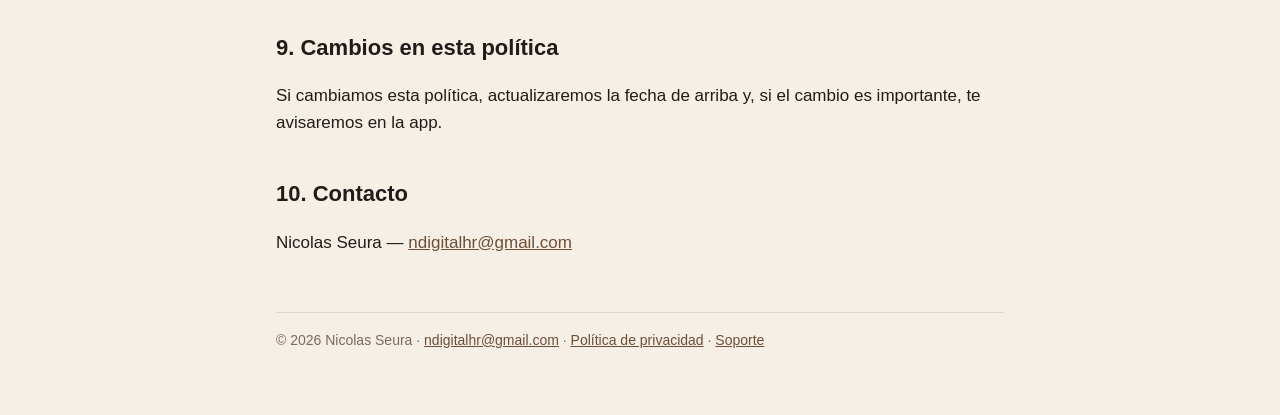
<file: es/privacy/index.html>
<!doctype html>
<html lang="es">
<head>
  <meta charset="utf-8">
  <meta name="viewport" content="width=device-width, initial-scale=1">
  <title>Dial In — Política de privacidad</title>
  <meta name="description" content="Política de privacidad de la app Dial In.">
  <link rel="stylesheet" href="../../style.css">
  <link rel="alternate" hreflang="en" href="../../privacy/">
</head>
<body>
  <div class="wrap">
    <header class="site">
      <a href="../../es/"><svg viewBox="0 0 128 128" aria-hidden="true"><g transform="translate(3 4)"><path d="M33 75C39 69 45 73 50 73S61 69 67 75A17 17 0 0 1 33 75Z" fill="#C49A6C"/><g fill="none" stroke="currentColor" stroke-width="11" stroke-linejoin="round"><path d="M63 51.5A26 26 0 1 0 75 81.2V19"/><path d="M80 56h5a11 11 0 0 1 0 22h-5" stroke-width="9"/></g><circle cx="75" cy="19" r="5.5" fill="currentColor"/></g></svg><span class="name">Dial In</span></a>
      <nav>
        <a href="../../es/support/">Soporte</a>
        <a href="../../es/privacy/">Privacidad</a>
        <a class="switch" href="../../privacy/" lang="en">English</a>
      </nav>
    </header>
    <h1>Política de privacidad</h1>
    <p class="muted">Última actualización: 30 de octubre de 2026</p>
    <p>Dial In ("la app") es un diario gratuito para home baristas: guarda la receta calibrada de cada café, tu equipo y tus fotos de latte art. La app es gratis y puede mostrar publicidad. Esta política explica qué datos se recopilan, para qué, quién los recibe y qué opciones tienes.</p>
    <p>La app la ofrece <strong>Nicolas Seura</strong> ("nosotros"). Contacto: <a href="mailto:ndigitalhr@gmail.com">ndigitalhr@gmail.com</a>.</p>

    <h2>1. Datos que nos das</h2>
    <div class="table-scroll"><table><tr><th>Dato</th><th>Para qué</th><th>Dónde se guarda</th></tr><tr><td><strong>Email y contraseña</strong>, o tu <strong>cuenta de Google</strong> si entras con Google</td><td>Para crear tu cuenta e iniciar sesión. Las contraseñas se guardan cifradas; nunca las vemos.</td><td>Supabase (UE – Irlanda)</td></tr><tr><td><strong>Nombre y foto de perfil</strong> (opcionales)</td><td>Para personalizar tu perfil. Solo los ves tú.</td><td>Supabase (UE – Irlanda)</td></tr><tr><td><strong>Tus cafés</strong>: nombre, tostador, molienda, dosis, salida, tiempo y notas de sabor</td><td>Es la base de la app: mostrarte tus recetas.</td><td>Supabase (UE – Irlanda)</td></tr><tr><td><strong>Fotos</strong> que decides agregar (bolsas de café, latte art)</td><td>Para mostrarlas en la app. Se guardan de forma privada, se reducen en tu teléfono antes de subirlas y solo las ves tú.</td><td>Supabase Storage (UE – Irlanda)</td></tr><tr><td><strong>Tu equipo</strong> (máquinas de espresso y molinos)</td><td>Para vincular cada receta con el equipo con que se calibró.</td><td>Supabase (UE – Irlanda)</td></tr><tr><td><strong>Registro de actividad</strong> (ej.: "agregaste una receta")</td><td>Para guardar un historial de tus cambios.</td><td>Supabase (UE – Irlanda)</td></tr><tr><td><strong>Idioma elegido</strong></td><td>Para mostrar la app en tu idioma.</td><td>Solo en tu teléfono</td></tr></table></div>
    <p><strong>No</strong> vendemos tus datos personales ni usamos tus recetas, notas o fotos para publicidad.</p>

    <h2>2. Publicidad</h2>
    <p>La app puede mostrar anuncios de <strong>Google AdMob</strong> (Google LLC). Para mostrar y medir anuncios, AdMob puede recopilar automáticamente de tu dispositivo:</p>
    <ul>
      <li><strong>Identificadores del dispositivo</strong>: el identificador de publicidad (IDFA en iOS, ID de publicidad de Android), si lo permites.</li>
      <li><strong>Dirección IP y ubicación aproximada</strong> derivada de ella (no la ubicación GPS exacta).</li>
      <li><strong>Datos de interacción con anuncios</strong>: qué anuncios se mostraron y si los tocaste.</li>
      <li><strong>Información del dispositivo y de la app</strong>: modelo, sistema operativo, versión de la app y diagnósticos relacionados con los anuncios.</li>
    </ul>
    <p>Google usa estos datos para mostrar y medir anuncios, prevenir fraude y, <strong>solo con tu consentimiento</strong>, mostrar anuncios personalizados. Consulta <a href="https://policies.google.com/technologies/partner-sites?hl=es">cómo usa Google los datos</a>.</p>
    <h3>Tus opciones sobre los anuncios</h3>
    <ul>
      <li><strong>Consentimiento (EEE, Reino Unido y Suiza):</strong> antes de mostrar anuncios personalizados, la app te pide tu consentimiento. Puedes cambiar tu elección en cualquier momento desde el perfil de la app.</li>
      <li><strong>iPhone (Transparencia de rastreo de apps):</strong> si eliges "Pedir a la app que no rastree", el identificador de publicidad no se comparte y solo verás anuncios no personalizados. Puedes cambiarlo en Ajustes → Privacidad y seguridad → Rastreo.</li>
      <li><strong>Android:</strong> puedes restablecer o borrar tu identificador de publicidad en Ajustes → Google → Anuncios (o Ajustes → Privacidad → Anuncios).</li>
    </ul>

    <h2>3. Proveedores de servicios</h2>
    <div class="table-scroll"><table><tr><th>Proveedor</th><th>Para qué</th><th>Ubicación</th></tr><tr><td>Supabase</td><td>Base de datos, inicio de sesión y almacenamiento de fotos</td><td>UE (Irlanda)</td></tr><tr><td>Google</td><td>Inicio de sesión con Google, correos de la cuenta (ej.: códigos para recuperar la contraseña) y, si se muestran, anuncios (AdMob)</td><td>Global</td></tr></table></div>
    <p>Los proveedores tratan los datos solo para prestar su servicio, según sus propias condiciones de protección de datos.</p>

    <h2>4. Base legal (RGPD)</h2>
    <ul>
      <li><strong>Contrato:</strong> para darte el servicio que solicitaste (cuenta, recetas, fotos, equipo).</li>
      <li><strong>Consentimiento:</strong> para los anuncios personalizados y el acceso al identificador de publicidad. Puedes retirarlo en cualquier momento.</li>
      <li><strong>Interés legítimo:</strong> para mostrar anuncios no personalizados que mantienen la app gratis, y para mantener el servicio seguro.</li>
    </ul>

    <h2>5. Seguridad</h2>
    <p>Cada cuenta solo puede acceder a sus propios datos, y eso lo impone la propia base de datos (seguridad a nivel de fila), no solo la app. Las fotos se guardan en un almacenamiento privado y se muestran mediante enlaces temporales que caducan. Todas las conexiones están cifradas (HTTPS).</p>

    <h2>6. Cuánto tiempo guardamos tus datos</h2>
    <p>Guardamos tus datos mientras exista tu cuenta. Puedes eliminarla en cualquier momento desde <strong>Perfil → Eliminar cuenta</strong>: se borran de forma inmediata y definitiva tu cuenta, cafés, fotos, equipo, latte art y actividad. Las copias de seguridad de nuestro proveedor se sobrescriben en un máximo de 7 días. Los datos que recopila Google AdMob se conservan según las políticas de Google.</p>

    <h2>7. Tus derechos</h2>
    <p>Si estás en el Espacio Económico Europeo, el Reino Unido o una jurisdicción similar, tienes derecho a acceder, corregir, exportar o borrar tus datos personales, a oponerte a su tratamiento o limitarlo, y a retirar tu consentimiento. Puedes ver, editar y borrar tus datos en la app, o escribirnos a <a href="mailto:ndigitalhr@gmail.com">ndigitalhr@gmail.com</a>. También puedes presentar una reclamación ante tu autoridad de protección de datos.</p>

    <h2>8. Menores</h2>
    <p>La app no está dirigida a menores de 16 años. No recopilamos datos de menores de forma consciente. Si crees que un menor creó una cuenta, escríbenos y la eliminaremos.</p>

    <h2>9. Cambios en esta política</h2>
    <p>Si cambiamos esta política, actualizaremos la fecha de arriba y, si el cambio es importante, te avisaremos en la app.</p>

    <h2>10. Contacto</h2>
    <p>Nicolas Seura — <a href="mailto:ndigitalhr@gmail.com">ndigitalhr@gmail.com</a></p>
    <footer>© 2026 Nicolas Seura · <a href="mailto:ndigitalhr@gmail.com">ndigitalhr@gmail.com</a> · <a href="../../es/privacy/">Política de privacidad</a> · <a href="../../es/support/">Soporte</a></footer>
  </div>
</body>
</html>
</file>
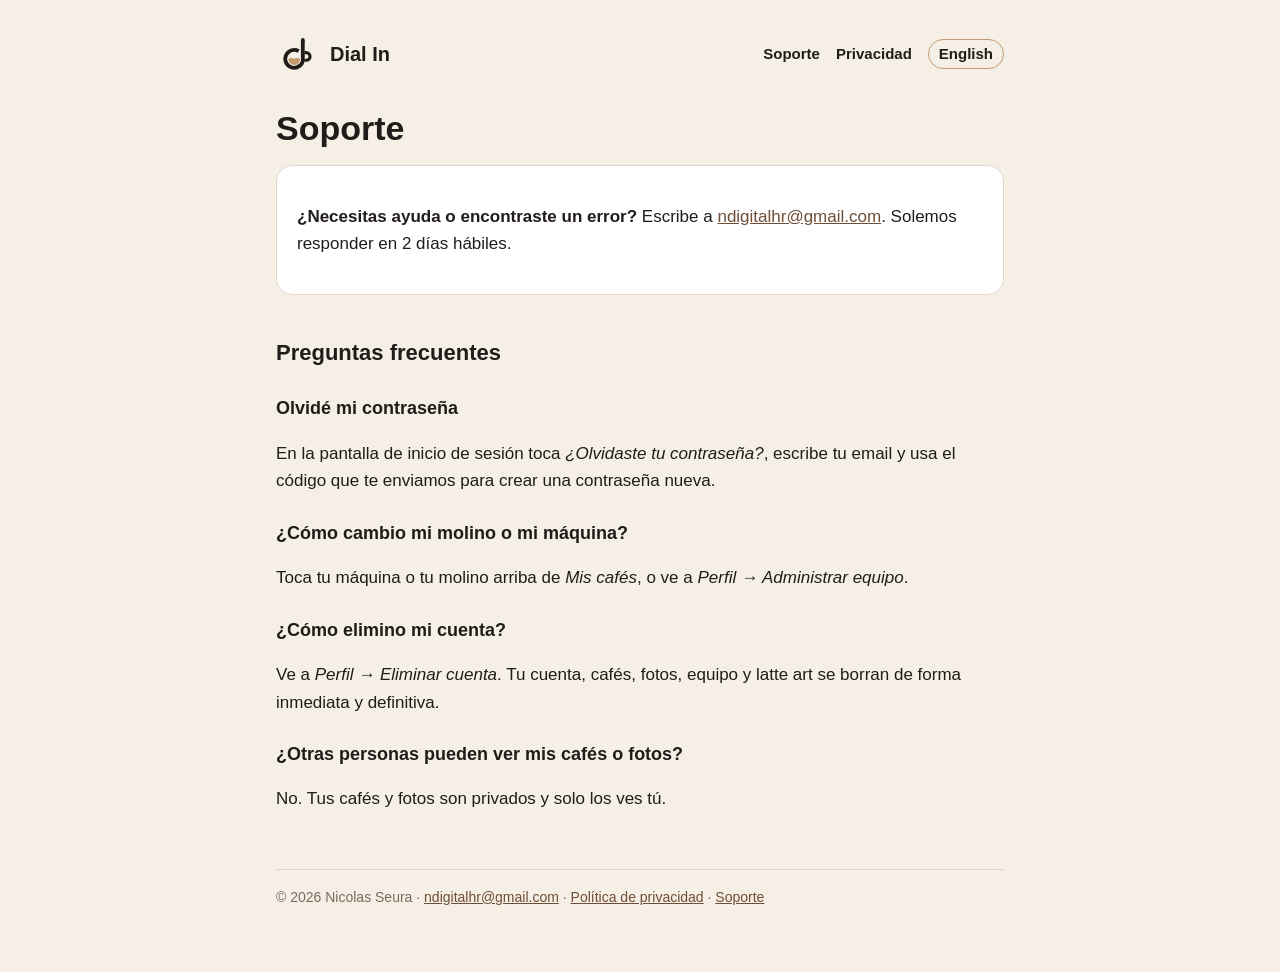
<file: es/support/index.html>
<!doctype html>
<html lang="es">
<head>
  <meta charset="utf-8">
  <meta name="viewport" content="width=device-width, initial-scale=1">
  <title>Dial In — Soporte</title>
  <meta name="description" content="Ayuda y contacto de la app Dial In.">
  <link rel="stylesheet" href="../../style.css">
  <link rel="alternate" hreflang="en" href="../../support/">
</head>
<body>
  <div class="wrap">
    <header class="site">
      <a href="../../es/"><svg viewBox="0 0 128 128" aria-hidden="true"><g transform="translate(3 4)"><path d="M33 75C39 69 45 73 50 73S61 69 67 75A17 17 0 0 1 33 75Z" fill="#C49A6C"/><g fill="none" stroke="currentColor" stroke-width="11" stroke-linejoin="round"><path d="M63 51.5A26 26 0 1 0 75 81.2V19"/><path d="M80 56h5a11 11 0 0 1 0 22h-5" stroke-width="9"/></g><circle cx="75" cy="19" r="5.5" fill="currentColor"/></g></svg><span class="name">Dial In</span></a>
      <nav>
        <a href="../../es/support/">Soporte</a>
        <a href="../../es/privacy/">Privacidad</a>
        <a class="switch" href="../../support/" lang="en">English</a>
      </nav>
    </header>
    <h1>Soporte</h1>
    <div class="card">
      <p><strong>¿Necesitas ayuda o encontraste un error?</strong> Escribe a <a href="mailto:ndigitalhr@gmail.com">ndigitalhr@gmail.com</a>. Solemos responder en 2 días hábiles.</p>
    </div>
    <h2>Preguntas frecuentes</h2>
    <h3>Olvidé mi contraseña</h3>
    <p>En la pantalla de inicio de sesión toca <em>¿Olvidaste tu contraseña?</em>, escribe tu email y usa el código que te enviamos para crear una contraseña nueva.</p>
    <h3>¿Cómo cambio mi molino o mi máquina?</h3>
    <p>Toca tu máquina o tu molino arriba de <em>Mis cafés</em>, o ve a <em>Perfil → Administrar equipo</em>.</p>
    <h3>¿Cómo elimino mi cuenta?</h3>
    <p>Ve a <em>Perfil → Eliminar cuenta</em>. Tu cuenta, cafés, fotos, equipo y latte art se borran de forma inmediata y definitiva.</p>
    <h3>¿Otras personas pueden ver mis cafés o fotos?</h3>
    <p>No. Tus cafés y fotos son privados y solo los ves tú.</p>
    <footer>© 2026 Nicolas Seura · <a href="mailto:ndigitalhr@gmail.com">ndigitalhr@gmail.com</a> · <a href="../../es/privacy/">Política de privacidad</a> · <a href="../../es/support/">Soporte</a></footer>
  </div>
</body>
</html>
</file>
<file: style.css>
:root {
  --bg: #f5efe6;
  --surface: #ffffff;
  --ink: #211c19;
  --muted: #7a6a5e;
  --coffee: #6f4e37;
  --accent: #c49a6c;
  --border: #e2d6c8;
}

@media (prefers-color-scheme: dark) {
  :root {
    --bg: #1b1613;
    --surface: #261f1b;
    --ink: #f3e8d6;
    --muted: #b8a797;
    --coffee: #d8b48c;
    --accent: #c49a6c;
    --border: #3a2f28;
  }
}

* { box-sizing: border-box; }

html { -webkit-text-size-adjust: 100%; }

body {
  margin: 0;
  background: var(--bg);
  color: var(--ink);
  font: 17px/1.6 -apple-system, BlinkMacSystemFont, "Segoe UI", Roboto, Helvetica, Arial, sans-serif;
}

.wrap { max-width: 760px; margin: 0 auto; padding: 32px 16px 64px; }

header.site { display: flex; align-items: center; gap: 12px; margin-bottom: 32px; }
header.site a { display: flex; align-items: center; gap: 10px; color: inherit; text-decoration: none; }
header.site svg { width: 44px; height: 44px; }
header.site .name { font-weight: 700; font-size: 20px; }
nav { margin-left: auto; display: flex; gap: 16px; font-size: 15px; }
nav a { color: var(--coffee); text-decoration: none; font-weight: 600; }

h1 { font-size: 34px; line-height: 1.2; margin: 0 0 8px; }
h2 { font-size: 22px; margin: 40px 0 8px; }
h3 { font-size: 18px; margin: 24px 0 4px; }
p, li { color: var(--ink); }
.muted { color: var(--muted); }
a { color: var(--coffee); }

.card { background: var(--surface); border: 1px solid var(--border); border-radius: 16px; padding: 20px; margin: 16px 0; }

table { width: 100%; border-collapse: collapse; margin: 12px 0; font-size: 15px; }
th, td { text-align: left; vertical-align: top; padding: 10px 8px; border-bottom: 1px solid var(--border); }
th { color: var(--muted); font-weight: 600; }
.table-scroll { overflow-x: auto; }

.lang { display: inline-flex; gap: 8px; margin: 8px 0 24px; }
.lang a { padding: 4px 12px; border: 1px solid var(--accent); border-radius: 999px; text-decoration: none; font-size: 14px; }

.hero { text-align: center; padding: 24px 0 8px; }
.hero svg { width: 120px; height: 120px; }
.hero h1 { font-size: 44px; margin-top: 12px; }
.hero p { font-size: 19px; color: var(--muted); max-width: 520px; margin: 0 auto 24px; }

ul.features { padding-left: 20px; }
footer { margin-top: 56px; padding-top: 16px; border-top: 1px solid var(--border); font-size: 14px; color: var(--muted); }

nav a.switch { padding: 2px 10px; border: 1px solid var(--accent); border-radius: 999px; font-weight: 600; }
</file>
<file: dial-in/style.css>
:root {
  --bg: #f5efe6;
  --surface: #ffffff;
  --ink: #211c19;
  --muted: #7a6a5e;
  --coffee: #6f4e37;
  --accent: #c49a6c;
  --border: #e2d6c8;
}

@media (prefers-color-scheme: dark) {
  :root {
    --bg: #1b1613;
    --surface: #261f1b;
    --ink: #f3e8d6;
    --muted: #b8a797;
    --coffee: #d8b48c;
    --accent: #c49a6c;
    --border: #3a2f28;
  }
}

* { box-sizing: border-box; }

html { -webkit-text-size-adjust: 100%; }

body {
  margin: 0;
  background: var(--bg);
  color: var(--ink);
  font: 17px/1.6 -apple-system, BlinkMacSystemFont, "Segoe UI", Roboto, Helvetica, Arial, sans-serif;
}

.wrap { max-width: 760px; margin: 0 auto; padding: 32px 16px 64px; }

header.site { display: flex; align-items: center; gap: 12px; margin-bottom: 32px; }
header.site a { display: flex; align-items: center; gap: 10px; color: inherit; text-decoration: none; }
header.site svg { width: 44px; height: 44px; }
header.site .name { font-weight: 700; font-size: 20px; }
nav { margin-left: auto; display: flex; gap: 16px; font-size: 15px; }
nav a { color: var(--coffee); text-decoration: none; font-weight: 600; }

h1 { font-size: 34px; line-height: 1.2; margin: 0 0 8px; }
h2 { font-size: 22px; margin: 40px 0 8px; }
h3 { font-size: 18px; margin: 24px 0 4px; }
p, li { color: var(--ink); }
.muted { color: var(--muted); }
a { color: var(--coffee); }

.card { background: var(--surface); border: 1px solid var(--border); border-radius: 16px; padding: 20px; margin: 16px 0; }

table { width: 100%; border-collapse: collapse; margin: 12px 0; font-size: 15px; }
th, td { text-align: left; vertical-align: top; padding: 10px 8px; border-bottom: 1px solid var(--border); }
th { color: var(--muted); font-weight: 600; }
.table-scroll { overflow-x: auto; }

.lang { display: inline-flex; gap: 8px; margin: 8px 0 24px; }
.lang a { padding: 4px 12px; border: 1px solid var(--accent); border-radius: 999px; text-decoration: none; font-size: 14px; }

.hero { text-align: center; padding: 24px 0 8px; }
.hero svg { width: 120px; height: 120px; }
.hero h1 { font-size: 44px; margin-top: 12px; }
.hero p { font-size: 19px; color: var(--muted); max-width: 520px; margin: 0 auto 24px; }

ul.features { padding-left: 20px; }
footer { margin-top: 56px; padding-top: 16px; border-top: 1px solid var(--border); font-size: 14px; color: var(--muted); }
</file>
